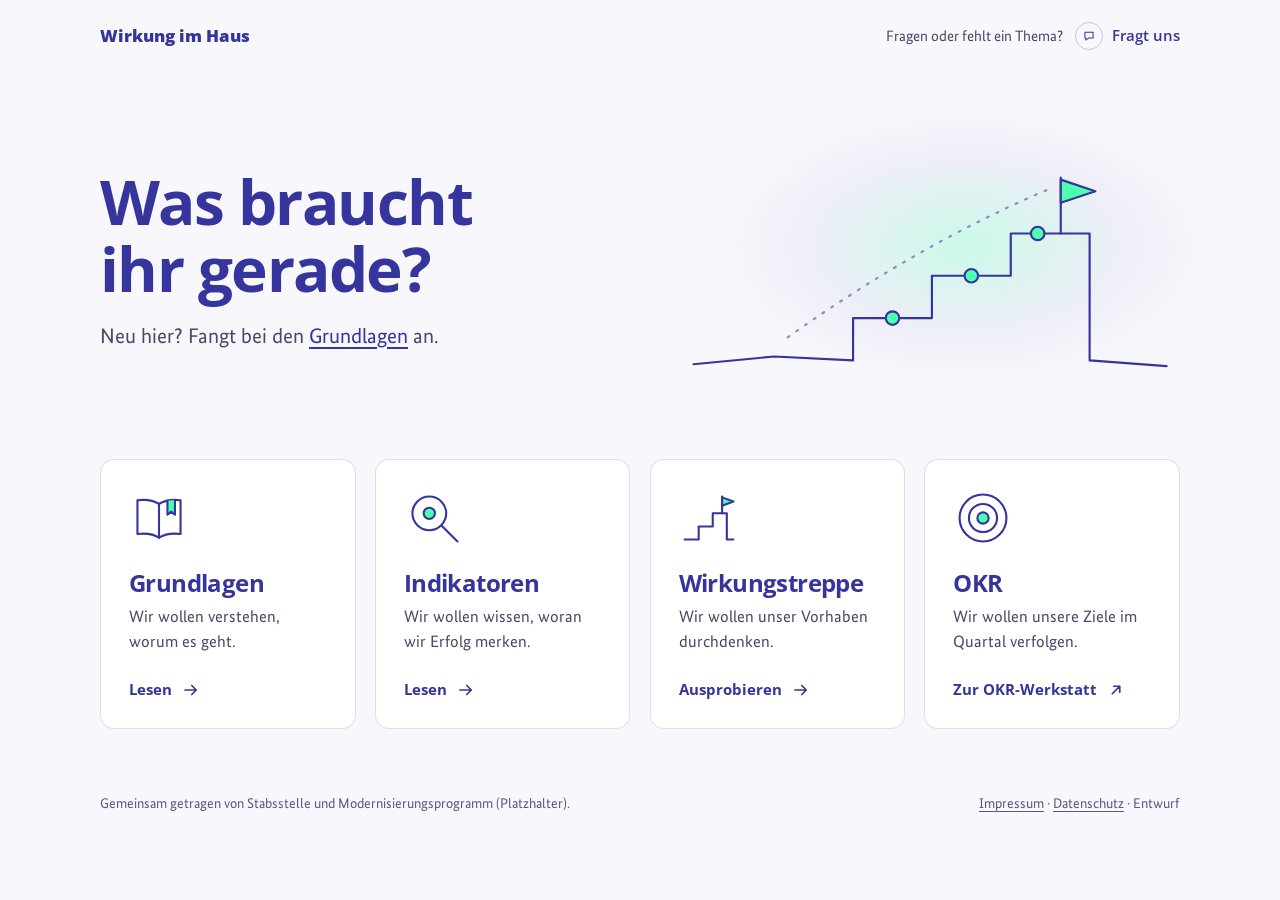
<file: index.html>
<!DOCTYPE html>
<html lang="de">
<head>
<meta charset="UTF-8">
<meta name="robots" content="noindex">
<meta name="viewport" content="width=device-width, initial-scale=1.0">
<title>Wirkung im Haus (Entwurf)</title>
<link rel="stylesheet" href="gemeinsam.css">
<style>

  body { line-height: 1.5; font-size: 17px; }
  h1, h2 { font-family: var(--display); font-weight: 700; color: var(--blau); letter-spacing: -0.025em; line-height: 1.08; }
  a { color: inherit; text-underline-offset: 3px; text-decoration-thickness: 1px; }
  .strich .zart { stroke: var(--blau-40); stroke-dasharray: 2 9; }

  .hero { display: grid; grid-template-columns: minmax(0, 1fr) minmax(0, 1fr); align-items: center; gap: 20px 48px; padding-top: clamp(28px, 5vw, 64px); padding-bottom: clamp(30px, 5vw, 60px); }
  h1 { font-size: clamp(38px, 5.4vw, 62px); margin-bottom: 18px; text-wrap: balance; }
  .lead { color: var(--fg-2); font-size: clamp(18px, 1.9vw, 21px); text-wrap: pretty; }
  .lead a { color: var(--blau); text-decoration-thickness: 1.5px; text-underline-offset: 4px; }
  .lead a:hover { text-decoration-thickness: 2.5px; }
  .lead a:focus-visible { outline: 3px solid var(--blau); outline-offset: 3px; border-radius: 4px; }
  .bild { position: relative; justify-self: end; width: 100%; max-width: 500px; }
  .bild::before { content: ''; position: absolute; inset: -4% -6% 6% 8%; border-radius: 50%; background: radial-gradient(closest-side, rgba(77,255,176,.26), rgba(227,230,242,.5) 62%, rgba(247,247,252,0)); }
  .bild svg { position: relative; display: block; width: 100%; height: auto; }
  @media (max-width: 760px) {
    .hero { grid-template-columns: 1fr; }
    .bild { justify-self: start; max-width: 340px; order: -1; }
  }

  .kacheln { list-style: none; display: grid; grid-template-columns: repeat(4, minmax(0, 1fr)); gap: clamp(12px, 1.5vw, 20px); }
  .kacheln > li { display: flex; }
  @media (max-width: 1020px) { .kacheln { grid-template-columns: repeat(2, minmax(0, 1fr)); } }
  @media (max-width: 540px) { .kacheln { grid-template-columns: 1fr; } }

  .kachel { flex: 1; display: flex; flex-direction: column; background: var(--weiss); border: 1.5px solid var(--line); border-radius: 14px; padding: clamp(22px, 2.2vw, 28px); text-decoration: none; transition: transform .3s var(--ease), border-color .3s var(--ease), box-shadow .3s var(--ease); }
  .kachel .zeichen { width: 60px; height: 60px; margin-bottom: 22px; }
  .kachel .zeichen .akzent { transition: transform .3s var(--ease); transform-box: fill-box; transform-origin: center; }
  .kachel h2 { font-size: clamp(21px, 1.9vw, 24px); margin-bottom: 8px; }

  .kachel p { color: var(--fg-2); font-size: 16.5px; text-wrap: pretty; }
  .weiter { margin-top: auto; padding-top: 26px; font-family: var(--display); font-weight: 700; font-size: 15px; color: var(--blau); line-height: 1.4; text-wrap: balance; }

  .weiter svg { display: inline-block; width: 18px; height: 18px; margin-left: 6px; vertical-align: -4px; transition: transform .3s var(--ease); }

  a.kachel:hover, a.kachel:focus-visible { transform: translateY(-4px); border-color: var(--blau); box-shadow: 0 18px 40px rgba(54,52,157,.13); }
  a.kachel:hover .weiter svg, a.kachel:focus-visible .weiter svg { transform: translateX(5px); }
  a.kachel:hover .weiter .extern, a.kachel:focus-visible .weiter .extern { transform: translate(3px, -3px); }
  a.kachel:hover .zeichen .akzent, a.kachel:focus-visible .zeichen .akzent { transform: scale(1.18); }
  a.kachel:focus-visible { outline: 3px solid var(--blau); outline-offset: 3px; }

  .kachel.kommt .weiter { color: var(--fg-muted); }
  .stand { font-family: var(--display); font-size: 12px; font-weight: 800; letter-spacing: .05em; text-transform: uppercase; background: var(--minze); color: var(--dunkel); border-radius: 999px; padding: 4px 11px; white-space: nowrap; }

  .vorlesen { position: absolute; width: 1px; height: 1px; overflow: hidden; clip-path: inset(50%); white-space: nowrap; }

  .fuss { display: flex; justify-content: space-between; gap: 6px 40px; flex-wrap: wrap; padding-top: clamp(36px, 5vw, 64px); padding-bottom: 60px; color: var(--fg-muted); font-size: 14px; }
</style>
</head>
<body>
<div class="blatt">

  <header class="top">
    <div class="brand">Wirkung im Haus</div>
    <p class="kontakt"><span>Fragen oder fehlt ein Thema?</span><a class="weg" href="wer-macht-was.html"><span class="kreis"><svg viewBox="0 0 24 24" aria-hidden="true"><path d="M5 5.5h14v10h-8l-4.5 3.5v-3.5H5z"/></svg></span><span class="text">Fragt uns</span></a></p>
  </header>

  <main>
    <section class="hero">
      <div>
        <h1 id="frage">Was braucht ihr gerade?</h1>
        <p class="lead">Neu hier? Fangt bei den <a href="grundlagen.html">Grundlagen</a> an.</p>
      </div>
      <div class="bild">
        <svg class="strich" viewBox="0 0 520 290" aria-hidden="true">
          <path class="zart" d="M112 226Q250 128 388 70"/>
          <path d="M14 254l84-8 82 4v-44h82v-44h82v-44h82v132l80 6"/>
          <path d="M396 118V60"/>
          <path class="akzent" d="M396 62l36 12-36 12z"/>
          <circle class="akzent" cx="221" cy="206" r="7"/>
          <circle class="akzent" cx="303" cy="162" r="7"/>
          <circle class="akzent" cx="372" cy="118" r="7"/>
        </svg>
      </div>
    </section>

    <ul class="kacheln" role="list" aria-labelledby="frage">

      <li>
        <a class="kachel" href="grundlagen.html">
          <svg class="zeichen strich" viewBox="0 0 64 64" aria-hidden="true">
            <path d="M32 17c-6-4-14-5-23-4v36c9-1 17 0 23 4 6-4 14-5 23-4V13c-9-1-17 0-23 4z"/>
            <path d="M32 17v36"/>
            <path class="akzent" d="M41 13.6v15l4-3.4 4 3.4V12.9"/>
          </svg>
          <h2>Grundlagen</h2>
          <p>Wir wollen verstehen, worum es geht.</p>
          <span class="weiter">Lesen <svg class="strich" viewBox="0 0 24 24" aria-hidden="true"><path d="M4 12h15M13 6l6 6-6 6"/></svg></span>
        </a>
      </li>

      <li>
        <a class="kachel" href="indikatoren.html">
          <svg class="zeichen strich" viewBox="0 0 64 64" aria-hidden="true">
            <circle cx="27" cy="27" r="18"/>
            <path d="M40.500 40.500L57 57"/>
            <circle class="akzent" cx="27" cy="27" r="6"/>
          </svg>
          <h2>Indikatoren</h2>
          <p>Wir wollen wissen, woran wir Erfolg merken.</p>
          <span class="weiter">Lesen <svg class="strich" viewBox="0 0 24 24" aria-hidden="true"><path d="M4 12h15M13 6l6 6-6 6"/></svg></span>
        </a>
      </li>

      <li>
        <a class="kachel" href="wirkungstreppe.html">
          <svg class="zeichen strich" viewBox="0 0 64 64" aria-hidden="true">
            <path d="M6 55h15V41h15V27h15v28h7"/>
            <path d="M46 27V9"/>
            <path class="akzent" d="M46 10l12 4.500-12 4.500z"/>
          </svg>
          <h2>Wirkungstreppe</h2>
          <p>Wir wollen unser Vorhaben durchdenken.</p>
          <span class="weiter">Ausprobieren <svg class="strich" viewBox="0 0 24 24" aria-hidden="true"><path d="M4 12h15M13 6l6 6-6 6"/></svg></span>
        </a>
      </li>

      <li>
        <a class="kachel" href="https://okr-werkstatt.org">
          <svg class="zeichen strich" viewBox="0 0 64 64" aria-hidden="true">
            <circle cx="32" cy="32" r="25"/>
            <circle cx="32" cy="32" r="15"/>
            <circle class="akzent" cx="32" cy="32" r="6"/>
          </svg>
          <h2>OKR</h2>
          <p>Wir wollen unsere Ziele im Quartal verfolgen.</p>
          <span class="weiter">Zur OKR-Werkstatt <span class="vorlesen">(externe Seite)</span><svg class="strich extern" viewBox="0 0 24 24" aria-hidden="true"><path d="M7 17L17 7M9 7h8v8"/></svg></span>
        </a>
      </li>

    </ul>
  </main>

  <footer class="fuss">
    <p>Gemeinsam getragen von Stabsstelle und Modernisierungsprogramm (Platzhalter).</p>
    <p><a href="impressum.html">Impressum</a> · <a href="datenschutz.html">Datenschutz</a> · Entwurf</p>
  </footer>

</div>
</body>
</html>
</file>
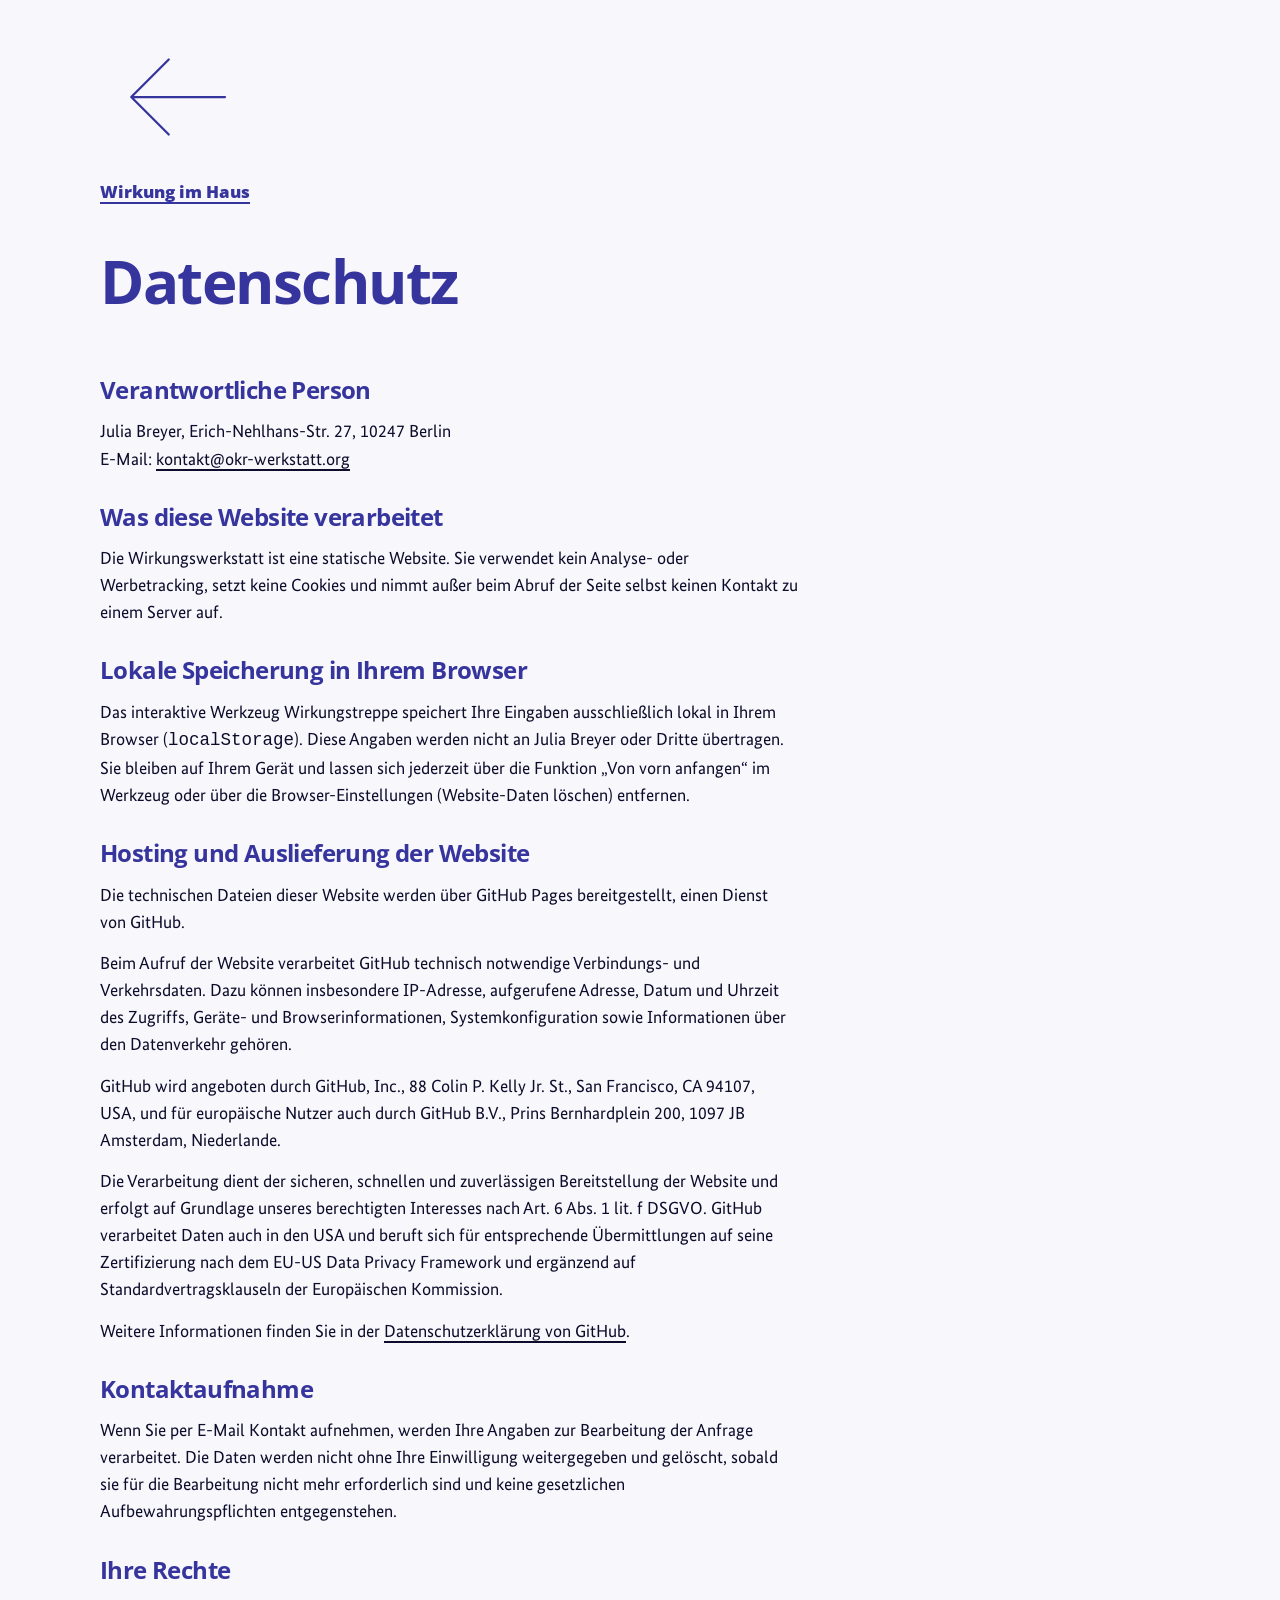
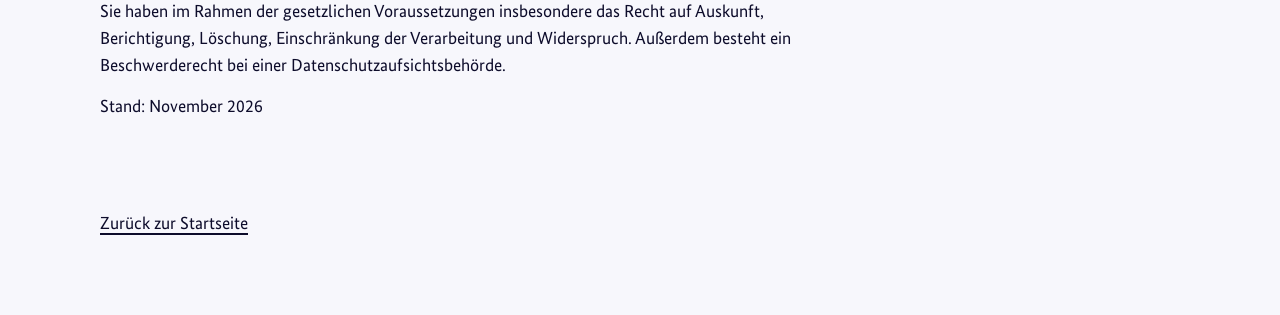
<file: datenschutz.html>
<!DOCTYPE html>
<html lang="de">
<head>
<meta charset="UTF-8">
<meta name="robots" content="noindex">
<meta name="viewport" content="width=device-width, initial-scale=1.0">
<title>Datenschutz</title>
<link rel="stylesheet" href="gemeinsam.css">
<link rel="stylesheet" href="unterseiten.css">
</head>
<body>

<div class="blatt">

  <header class="top">
    <a class="brand" href="./"><svg class="strich" viewBox="0 0 24 24" aria-hidden="true"><path d="M20 12H5M11 6l-6 6 6 6"/></svg>Wirkung im Haus</a>
  </header>

  <div class="hero">
    <div>
      <h1>Datenschutz</h1>
    </div>
  </div>

  <main>
    <section class="recht">
      <h2>Verantwortliche Person</h2>
      <p class="absatz">Julia Breyer, Erich-Nehlhans-Str. 27, 10247 Berlin<br>E-Mail: <a href="mailto:kontakt@okr-werkstatt.org">kontakt@okr-werkstatt.org</a></p>

      <h2>Was diese Website verarbeitet</h2>
      <p class="absatz">Die Wirkungswerkstatt ist eine statische Website. Sie verwendet kein Analyse- oder Werbetracking, setzt keine Cookies und nimmt außer beim Abruf der Seite selbst keinen Kontakt zu einem Server auf.</p>

      <h2>Lokale Speicherung in Ihrem Browser</h2>
      <p class="absatz">Das interaktive Werkzeug Wirkungstreppe speichert Ihre Eingaben ausschließlich lokal in Ihrem Browser (<code>localStorage</code>). Diese Angaben werden nicht an Julia Breyer oder Dritte übertragen. Sie bleiben auf Ihrem Gerät und lassen sich jederzeit über die Funktion „Von vorn anfangen“ im Werkzeug oder über die Browser-Einstellungen (Website-Daten löschen) entfernen.</p>

      <h2>Hosting und Auslieferung der Website</h2>
      <p class="absatz">Die technischen Dateien dieser Website werden über GitHub Pages bereitgestellt, einen Dienst von GitHub.</p>
      <p class="absatz">Beim Aufruf der Website verarbeitet GitHub technisch notwendige Verbindungs- und Verkehrsdaten. Dazu können insbesondere IP-Adresse, aufgerufene Adresse, Datum und Uhrzeit des Zugriffs, Geräte- und Browserinformationen, Systemkonfiguration sowie Informationen über den Datenverkehr gehören.</p>
      <p class="absatz">GitHub wird angeboten durch GitHub, Inc., 88 Colin P. Kelly Jr. St., San Francisco, CA 94107, USA, und für europäische Nutzer auch durch GitHub B.V., Prins Bernhardplein 200, 1097 JB Amsterdam, Niederlande.</p>
      <p class="absatz">Die Verarbeitung dient der sicheren, schnellen und zuverlässigen Bereitstellung der Website und erfolgt auf Grundlage unseres berechtigten Interesses nach Art. 6 Abs. 1 lit. f DSGVO. GitHub verarbeitet Daten auch in den USA und beruft sich für entsprechende Übermittlungen auf seine Zertifizierung nach dem EU-US Data Privacy Framework und ergänzend auf Standardvertragsklauseln der Europäischen Kommission.</p>
      <p class="absatz">Weitere Informationen finden Sie in der <a href="https://docs.github.com/de/site-policy/privacy-policies/github-general-privacy-statement" target="_blank" rel="noopener">Datenschutzerklärung von GitHub</a>.</p>

      <h2>Kontaktaufnahme</h2>
      <p class="absatz">Wenn Sie per E-Mail Kontakt aufnehmen, werden Ihre Angaben zur Bearbeitung der Anfrage verarbeitet. Die Daten werden nicht ohne Ihre Einwilligung weitergegeben und gelöscht, sobald sie für die Bearbeitung nicht mehr erforderlich sind und keine gesetzlichen Aufbewahrungspflichten entgegenstehen.</p>

      <h2>Ihre Rechte</h2>
      <p class="absatz">Sie haben im Rahmen der gesetzlichen Voraussetzungen insbesondere das Recht auf Auskunft, Berichtigung, Löschung, Einschränkung der Verarbeitung und Widerspruch. Außerdem besteht ein Beschwerderecht bei einer Datenschutzaufsichtsbehörde.</p>

      <p class="absatz">Stand: November 2026</p>
    </section>
  </main>

  <div class="weiter-zone">
    <a class="start-link" href="./">Zurück zur Startseite</a>
  </div>

</div>
</body>
</html>
</file>
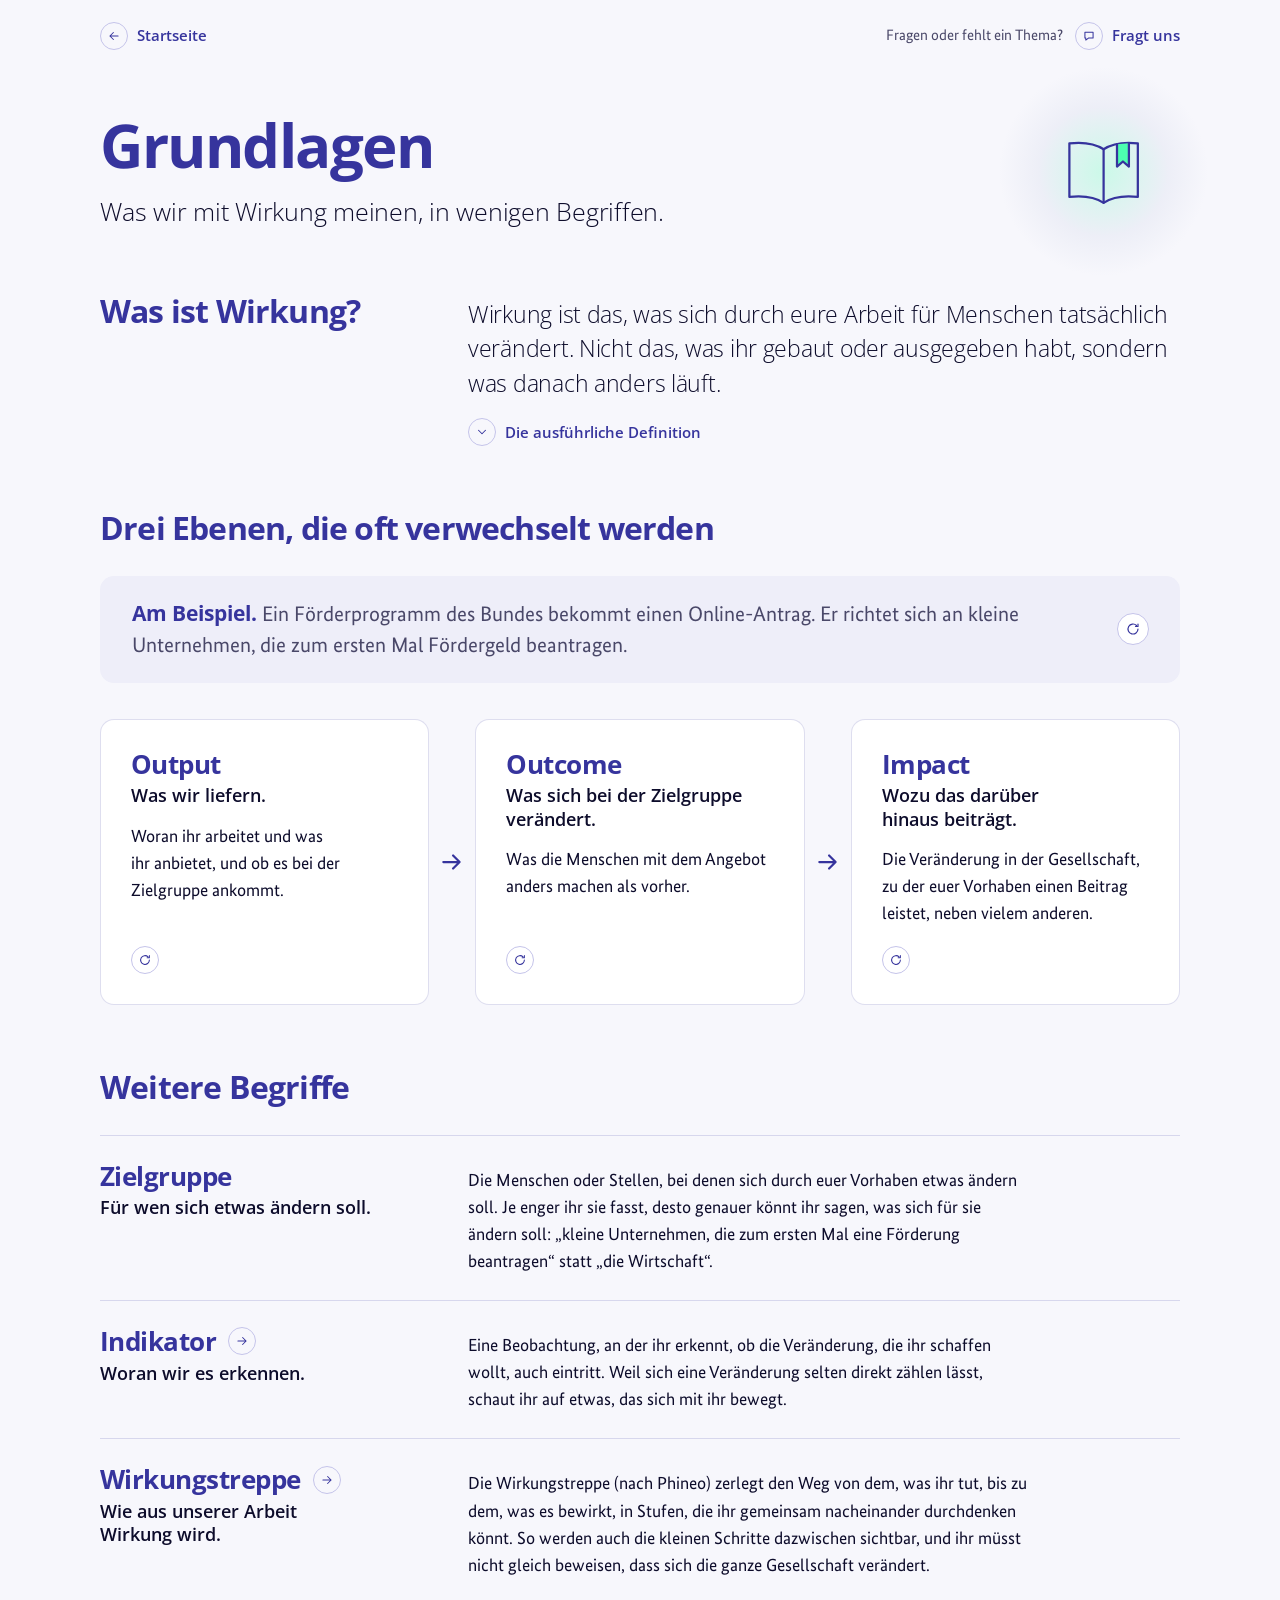
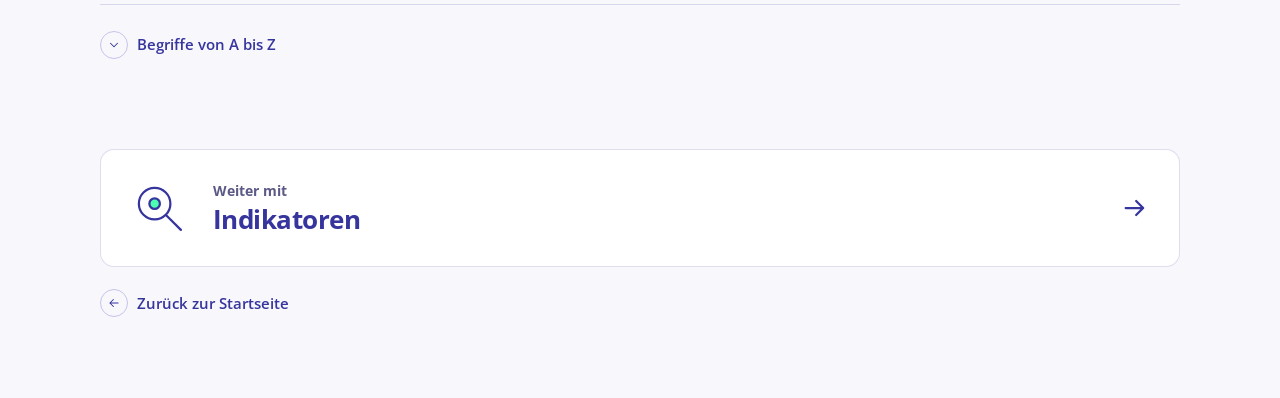
<file: grundlagen.html>
<!DOCTYPE html>
<html lang="de">
<head>
<meta charset="UTF-8">
<meta name="robots" content="noindex">
<meta name="viewport" content="width=device-width, initial-scale=1.0">
<title>Grundlagen: Was wir mit Wirkung meinen (Entwurf)</title>
<link rel="stylesheet" href="gemeinsam.css">
<link rel="stylesheet" href="unterseiten.css">
</head>
<body>
<div class="blatt">

  <header class="top">
    <a class="weg" href="./"><span class="kreis"><svg viewBox="0 0 24 24" aria-hidden="true"><path d="M19 12H5M11 6l-6 6 6 6"/></svg></span><span class="text">Startseite</span></a>
    <p class="kontakt"><span>Fragen oder fehlt ein Thema?</span><a class="weg" href="wer-macht-was.html"><span class="kreis"><svg viewBox="0 0 24 24" aria-hidden="true"><path d="M5 5.5h14v10h-8l-4.5 3.5v-3.5H5z"/></svg></span><span class="text">Fragt uns</span></a></p>
  </header>

  <div class="hero">
    <div>
      <h1>Grundlagen</h1>
      <p class="unter">Was wir mit Wirkung meinen, in wenigen Begriffen.</p>
    </div>
    <div class="bild">
      <svg class="strich" viewBox="0 0 64 64" aria-hidden="true">
        <path d="M32 17c-6-4-14-5-23-4v36c9-1 17 0 23 4 6-4 14-5 23-4V13c-9-1-17 0-23 4z"/>
        <path d="M32 17v36"/>
        <path class="akzent" d="M41 13.6v15l4-3.4 4 3.4V12.9"/>
      </svg>
    </div>
  </div>

  <main>

    <section class="leitsatz">
      <h2>Was ist Wirkung?</h2>
      <div>
        <p class="aussage">Wirkung ist das, was sich durch eure Arbeit für Menschen tatsächlich verändert. Nicht das, was ihr gebaut oder ausgegeben habt, sondern was danach anders läuft.</p>

        <div class="def">
          <button type="button" class="weg klapp" id="def-weg" aria-expanded="false" aria-controls="definition"><span class="kreis"><svg viewBox="0 0 24 24" aria-hidden="true"><path d="M6 9l6 6 6-6"/></svg></span><span class="text">Die ausführliche Definition</span></button>
          <div class="definition" id="definition" hidden>
            <p class="wortlaut">Wortlaut der drei Referate</p>
            <p class="titel">Was wir unter Wirkungsorientierung verstehen</p>
            <p>(Fast) alles was wir tun, wirkt auf die Bürgerinnen und Bürger sowie Unternehmen im Land. Wenn wir wirkungsorientiert vorgehen, machen wir uns bewusst, welche Wirkung wir erreichen möchten, bevor wir in die Umsetzung starten.</p>
            <p>Für uns bedeutet Wirkungsorientierung, konsequent von einem angestrebten Zustand zu denken und zu planen und diesen transparent zu machen.</p>
            <ul>
              <li>Das erfordert, eine Theory of Change zu nutzen und diese konsequent in der Priorisierung von Vorhaben mitzudenken, um die Vorhaben mit dem größten (angenommenen) Nutzen im Verhältnis der erwarteten Kosten zu fokussieren.</li>
              <li>Ermöglicht während der Umsetzung zu lernen und umzusteuern → während der Umsetzung kontinuierlich prüfen und entsprechend handeln, um das Ziel zu erreichen.</li>
              <li>Nach Abschluss eines Vorhabens bedarf es der Überprüfung, ob die ursprünglichen Ziele erreicht wurden (oder nicht) und was daraus für die Zukunft gelernt wird.</li>
              <li>Sie hilft dabei, einen Konsens der Akteure zu schaffen.</li>
              <li>Ist eine Summe verschiedener Bausteine und Methodiken, die unterschiedlich zum Einsatz kommen.</li>
            </ul>
          </div>
        </div>
      </div>
    </section>

    <section>
      <h2>Drei Ebenen, die oft verwechselt werden</h2>

      <button type="button" class="ansage" id="ansage" aria-pressed="false">
        <span class="satz"><b>Am Beispiel.</b> Ein Förderprogramm des Bundes bekommt einen Online-Antrag. Er richtet sich an kleine Unternehmen, die zum ersten Mal Fördergeld beantragen.</span>
        <span class="sr" id="ansage-text">Alle drei Karten umdrehen</span>
        <span class="kreis" aria-hidden="true"><svg viewBox="0 0 24 24"><path d="M19.5 12a7.5 7.5 0 1 1-2.2-5.3"/><path d="M19.5 4.5v3.8h-3.8"/></svg></span>
      </button>

      <div class="ebenen">
        <div class="wende">
          <div class="dreh">
            <div class="karte seite vorn">
              <h3>Output</h3>
              <p class="deutsch">Was wir liefern.</p>
              <p class="text">Woran ihr arbeitet und was ihr anbietet, und ob es bei der Zielgruppe ankommt.</p>
              <button type="button" class="weg drehen" data-seite="vorn"><span class="kreis"><svg viewBox="0 0 24 24" aria-hidden="true"><path d="M19.5 12a7.5 7.5 0 1 1-2.2-5.3"/><path d="M19.5 4.5v3.8h-3.8"/></svg></span><span class="sr">Am Beispiel für Output</span></button>
            </div>
            <div class="karte seite rueck">
              <h3 aria-hidden="true">Output</h3>
              <p class="deutsch">Am Beispiel</p>
              <p class="text">Der Antrag ist online, die Förderdatenbank verlinkt darauf, und die ersten Unternehmen stellen ihn.</p>
              <button type="button" class="weg drehen" data-seite="rueck" tabindex="-1" aria-hidden="true"><span class="kreis"><svg viewBox="0 0 24 24" aria-hidden="true"><path d="M4.5 12a7.5 7.5 0 1 0 2.2-5.3"/><path d="M4.5 4.5v3.8h3.8"/></svg></span><span class="sr">Zur Erklärung von Output</span></button>
            </div>
          </div>
        </div>
        <svg class="pfeil strich" viewBox="0 0 24 24" aria-hidden="true"><path d="M4 12h15M13 6l6 6-6 6"/></svg>
        <div class="wende">
          <div class="dreh">
            <div class="karte seite vorn">
              <h3>Outcome</h3>
              <p class="deutsch">Was sich bei der Zielgruppe verändert.</p>
              <p class="text">Was die Menschen mit dem Angebot anders machen als vorher.</p>
              <button type="button" class="weg drehen" data-seite="vorn"><span class="kreis"><svg viewBox="0 0 24 24" aria-hidden="true"><path d="M19.5 12a7.5 7.5 0 1 1-2.2-5.3"/><path d="M19.5 4.5v3.8h-3.8"/></svg></span><span class="sr">Am Beispiel für Outcome</span></button>
            </div>
            <div class="karte seite rueck">
              <h3 aria-hidden="true">Outcome</h3>
              <p class="deutsch">Am Beispiel</p>
              <p class="text">Die Unternehmen reichen vollständige Anträge ein, und die Bewilligungsstelle muss seltener nachfragen.</p>
              <button type="button" class="weg drehen" data-seite="rueck" tabindex="-1" aria-hidden="true"><span class="kreis"><svg viewBox="0 0 24 24" aria-hidden="true"><path d="M4.5 12a7.5 7.5 0 1 0 2.2-5.3"/><path d="M4.5 4.5v3.8h3.8"/></svg></span><span class="sr">Zur Erklärung von Outcome</span></button>
            </div>
          </div>
        </div>
        <svg class="pfeil strich" viewBox="0 0 24 24" aria-hidden="true"><path d="M4 12h15M13 6l6 6-6 6"/></svg>
        <div class="wende">
          <div class="dreh">
            <div class="karte seite vorn">
              <h3>Impact</h3>
              <p class="deutsch">Wozu das darüber hinaus beiträgt.</p>
              <p class="text">Die Veränderung in der Gesellschaft, zu der euer Vorhaben einen Beitrag leistet, neben vielem anderen.</p>
              <button type="button" class="weg drehen" data-seite="vorn"><span class="kreis"><svg viewBox="0 0 24 24" aria-hidden="true"><path d="M19.5 12a7.5 7.5 0 1 1-2.2-5.3"/><path d="M19.5 4.5v3.8h-3.8"/></svg></span><span class="sr">Am Beispiel für Impact</span></button>
            </div>
            <div class="karte seite rueck">
              <h3 aria-hidden="true">Impact</h3>
              <p class="deutsch">Am Beispiel</p>
              <p class="text">Fördergeld kommt schneller dort an, wo es etwas bewegen soll.</p>
              <button type="button" class="weg drehen" data-seite="rueck" tabindex="-1" aria-hidden="true"><span class="kreis"><svg viewBox="0 0 24 24" aria-hidden="true"><path d="M4.5 12a7.5 7.5 0 1 0 2.2-5.3"/><path d="M4.5 4.5v3.8h3.8"/></svg></span><span class="sr">Zur Erklärung von Impact</span></button>
            </div>
          </div>
        </div>
      </div>
    </section>

    <section>
      <h2>Weitere Begriffe</h2>
      <div class="zeilen">
        <div class="zeile">
          <div><h3>Zielgruppe</h3><p class="deutsch">Für wen sich etwas ändern soll.</p></div>
          <p class="text">Die Menschen oder Stellen, bei denen sich durch euer Vorhaben etwas ändern soll. Je enger ihr sie fasst, desto genauer könnt ihr sagen, was sich für sie ändern soll: „kleine Unternehmen, die zum ersten Mal eine Förderung beantragen“ statt „die Wirtschaft“.</p>
        </div>
        <div class="zeile">
          <div><h3><a class="begriff" href="indikatoren.html">Indikator<span class="kreis"><svg viewBox="0 0 24 24" aria-hidden="true"><path d="M5 12h14M13 6l6 6-6 6"/></svg></span><span class="sr">, zur Seite Indikatoren</span></a></h3><p class="deutsch">Woran wir es erkennen.</p></div>
          <p class="text">Eine Beobachtung, an der ihr erkennt, ob die Veränderung, die ihr schaffen wollt, auch eintritt. Weil sich eine Veränderung selten direkt zählen lässt, schaut ihr auf etwas, das sich mit ihr bewegt.</p>
        </div>
        <div class="zeile">
          <div><h3><a class="begriff" href="wirkungstreppe.html">Wirkungstreppe<span class="kreis"><svg viewBox="0 0 24 24" aria-hidden="true"><path d="M5 12h14M13 6l6 6-6 6"/></svg></span><span class="sr">, zum Werkzeug</span></a></h3><p class="deutsch">Wie aus unserer Arbeit Wirkung wird.</p></div>
          <p class="text">Die Wirkungstreppe (nach Phineo) zerlegt den Weg von dem, was ihr tut, bis zu dem, was es bewirkt, in Stufen, die ihr gemeinsam nacheinander durchdenken könnt. So werden auch die kleinen Schritte dazwischen sichtbar, und ihr müsst nicht gleich beweisen, dass sich die ganze Gesellschaft verändert.</p>
        </div>
      </div>

      <div class="az">
        <button type="button" class="weg klapp" id="az-weg" aria-expanded="false" aria-controls="az-offen"><span class="kreis"><svg viewBox="0 0 24 24" aria-hidden="true"><path d="M6 9l6 6 6-6"/></svg></span><span class="text">Begriffe von A bis Z</span></button>
        <div class="az-offen" id="az-offen" hidden>
          <label class="suche"><svg viewBox="0 0 24 24" aria-hidden="true"><circle cx="10.5" cy="10.5" r="6"/><path d="M15 15l5 5"/></svg><span class="sr">In den Begriffen suchen</span><input type="search" id="az-suche" placeholder="Begriff suchen" autocomplete="off"></label>
          <dl class="az-liste">
            <div class="az-zeile"><dt>Baseline</dt><dd>Der gemessene Ausgangszustand vor Beginn einer Maßnahme. Mit ihm vergleicht ihr später, was sich tatsächlich verändert hat.</dd></div>
            <div class="az-zeile"><dt>Evaluation</dt><dd>Eine einmalige wissenschaftliche Bewertung einer Maßnahme und ihrer gesellschaftlichen Wirkung. Ihre Ergebnisse helfen, die Maßnahme weiterzuentwickeln.</dd></div>
            <div class="az-zeile"><dt>Input</dt><dd>Alles, was in ein Vorhaben hineinfließt: Geld, Arbeitszeit, Netzwerke und Fachwissen.</dd></div>
            <div class="az-zeile"><dt>Maßnahme</dt><dd>Ein konkretes Vorhaben, Projekt oder Instrument, etwa ein Förderprogramm, eine Kampagne oder ein Gesetz, mit dem ein Wirkungsziel erreicht werden soll.</dd></div>
            <div class="az-zeile"><dt>Monitoring</dt><dd>Die laufende Beobachtung eines Vorhabens. In regelmäßigen Abständen werden Daten gesammelt, damit ihr den Fortschritt im Blick behaltet.</dd></div>
            <div class="az-zeile"><dt>Theory of Change</dt><dd>Ein Wirkungsmodell, das die vermuteten Wege vom langfristigen Ziel (Impact) rückwärts bis zu den nötigen Mitteln (Input) beschreibt, einschließlich äußerer Einflüsse.</dd></div>
            <div class="az-zeile"><dt>Wirkungsmessung</dt><dd>Die systematische Prüfung, ob und wie stark die geplanten Wirkungen bei der Zielgruppe eingetreten sind. Dafür werden vorab festgelegte Indikatoren mit Daten unterlegt.</dd></div>
            <div class="az-zeile"><dt>Wirkungsmodell</dt><dd>Zeigt den Zusammenhang zwischen dem, was eingesetzt wird, und der Wirkung, die eintritt. Häufige Formen sind das IOOI-Modell und die Wirkungstreppe.</dd></div>
          </dl>
          <p class="zaehler" id="az-zaehler" role="status"></p>
        </div>
      </div>
    </section>

  </main>

  <div class="weiter-zone">
    <a class="karte weiter" href="indikatoren.html">
      <svg class="zeichen strich" viewBox="0 0 64 64" aria-hidden="true">
        <circle cx="27" cy="27" r="18"/><path d="M40.500 40.500L57 57"/><circle class="akzent" cx="27" cy="27" r="6"/>
      </svg>
      <span><small>Weiter mit</small><strong>Indikatoren</strong></span>
      <svg class="pfeil strich" viewBox="0 0 24 24" aria-hidden="true"><path d="M4 12h15M13 6l6 6-6 6"/></svg>
    </a>
    <a class="weg start-link" href="./"><span class="kreis"><svg viewBox="0 0 24 24" aria-hidden="true"><path d="M19 12H5M11 6l-6 6 6 6"/></svg></span><span class="text">Zurück zur Startseite</span></a>
  </div>

</div>

<script>
(function () {
  'use strict';
  function $(id) { return document.getElementById(id); }
  function wenigBewegung() { return matchMedia('(prefers-reduced-motion: reduce)').matches; }

  var karten = Array.prototype.slice.call(document.querySelectorAll('.wende'));
  var ansage = $('ansage');

  function drehe(k, hinten, fokus) {
    k.classList.toggle('hinten', hinten);
    var vorn = k.querySelector('[data-seite="vorn"]'), rueck = k.querySelector('[data-seite="rueck"]');
    [[vorn, !hinten], [rueck, hinten]].forEach(function (p) {
      if (p[1]) { p[0].removeAttribute('tabindex'); p[0].removeAttribute('aria-hidden'); }
      else { p[0].setAttribute('tabindex', '-1'); p[0].setAttribute('aria-hidden', 'true'); }
    });

    if (fokus) (hinten ? rueck : vorn).focus({ preventScroll: true });
    schalterStand();
  }
  function alleHinten() { return karten.every(function (k) { return k.classList.contains('hinten'); }); }

  function schalterStand() {
    var alle = alleHinten();
    ansage.setAttribute('aria-pressed', alle ? 'true' : 'false');
    $('ansage-text').textContent = alle ? 'Alle drei zurückdrehen' : 'Alle drei Karten umdrehen';
  }
  function alleDrehen() {
    var ziel = !alleHinten();
    karten.forEach(function (k, i) {

      setTimeout(function () { drehe(k, ziel, false); }, wenigBewegung() ? 0 : i * 110);
    });
  }
  document.addEventListener('click', function (ev) {
    var k = ev.target.closest('.wende');
    if (k) {
      if (String(getSelection()).length) return;
      drehe(k, !k.classList.contains('hinten'), !!ev.target.closest('.drehen'));
      return;
    }
    if (ev.target.closest('#ansage')) alleDrehen();
  });
  schalterStand();

  function klapp(knopf, zu, auf, beimOeffnen, beimSchliessen) {
    if (!knopf) return;
    var ziel = $(knopf.getAttribute('aria-controls'));
    knopf.addEventListener('click', function () {
      var offen = knopf.getAttribute('aria-expanded') !== 'true';
      knopf.setAttribute('aria-expanded', offen ? 'true' : 'false');
      ziel.hidden = !offen;
      knopf.querySelector('.text').textContent = offen ? auf : zu;
      if (offen && beimOeffnen) beimOeffnen();
      if (!offen && beimSchliessen) beimSchliessen();
    });
  }
  klapp($('def-weg'), 'Die ausführliche Definition', 'Definition wieder schließen');

  var suche = $('az-suche');
  function filtern() {
    var s = suche.value.trim().toLowerCase(), zeilen = document.querySelectorAll('.az-zeile'), n = 0;
    Array.prototype.forEach.call(zeilen, function (z) {
      var treffer = !s || z.textContent.toLowerCase().indexOf(s) >= 0;
      z.hidden = !treffer; if (treffer) n++;
    });
    $('az-zaehler').textContent = !s ? '' : n ? n + ' von ' + zeilen.length + ' Begriffen' : 'Kein Begriff gefunden. Fehlt einer? Dann fragt uns.';
  }
  if (suche) {
    suche.addEventListener('input', filtern);
    klapp($('az-weg'), 'Begriffe von A bis Z', 'Liste schließen',
      function () { suche.focus(); },
      function () { suche.value = ''; filtern(); });
  }
})();
</script>
</body>
</html>
</file>
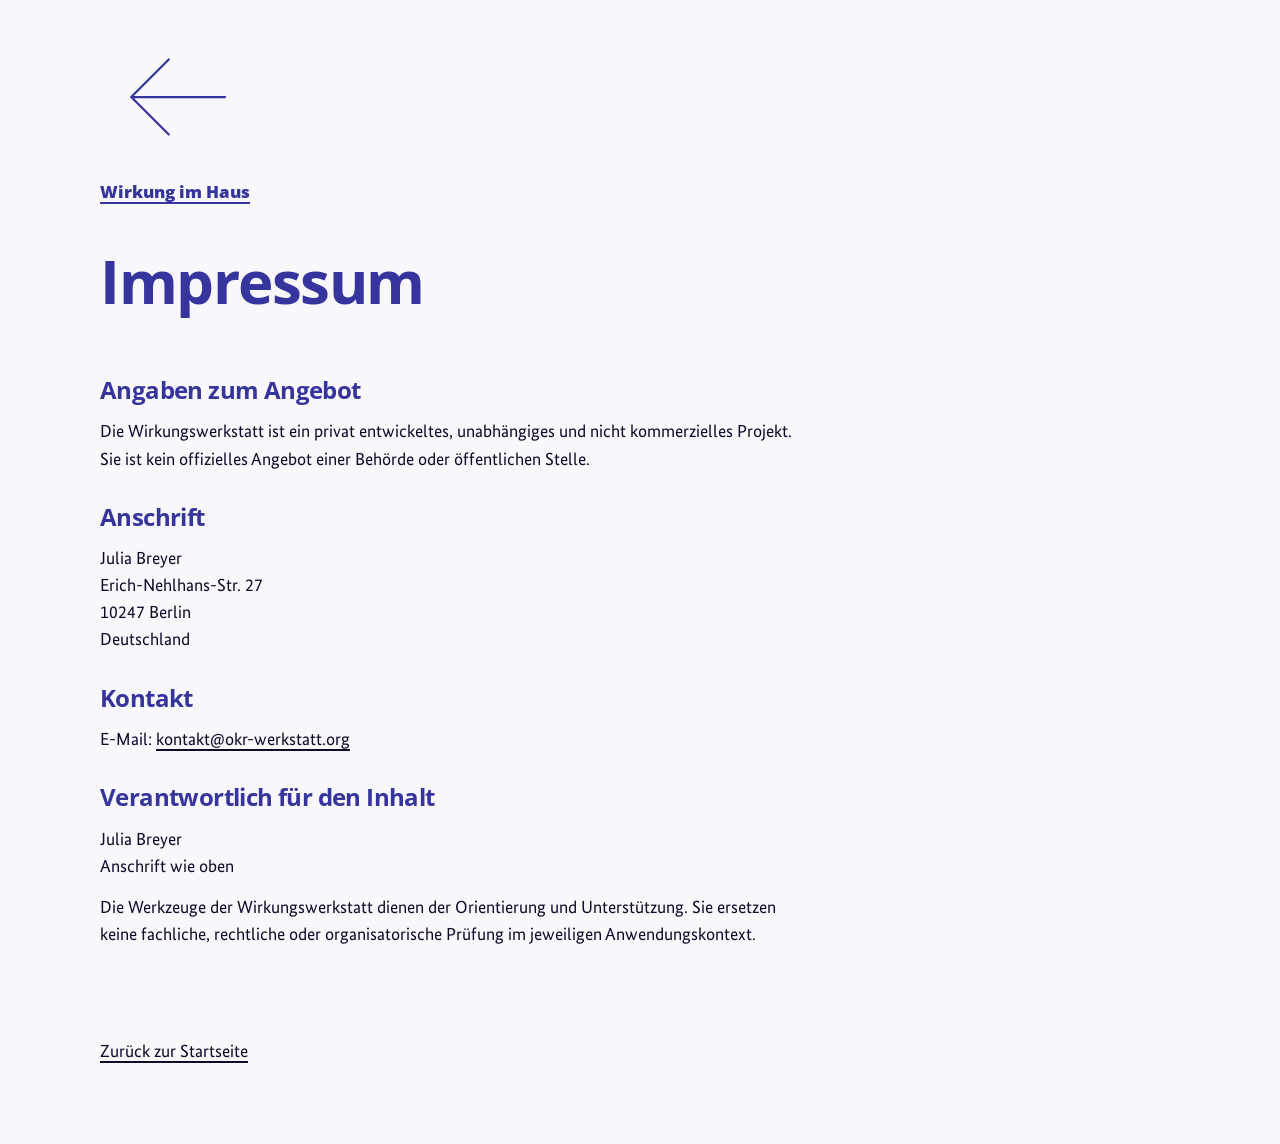
<file: impressum.html>
<!DOCTYPE html>
<html lang="de">
<head>
<meta charset="UTF-8">
<meta name="robots" content="noindex">
<meta name="viewport" content="width=device-width, initial-scale=1.0">
<title>Impressum</title>
<link rel="stylesheet" href="gemeinsam.css">
<link rel="stylesheet" href="unterseiten.css">
</head>
<body>

<div class="blatt">

  <header class="top">
    <a class="brand" href="./"><svg class="strich" viewBox="0 0 24 24" aria-hidden="true"><path d="M20 12H5M11 6l-6 6 6 6"/></svg>Wirkung im Haus</a>
  </header>

  <div class="hero">
    <div>
      <h1>Impressum</h1>
    </div>
  </div>

  <main>
    <section class="recht">
      <h2>Angaben zum Angebot</h2>
      <p class="absatz">Die Wirkungswerkstatt ist ein privat entwickeltes, unabhängiges und nicht kommerzielles Projekt. Sie ist kein offizielles Angebot einer Behörde oder öffentlichen Stelle.</p>

      <h2>Anschrift</h2>
      <p class="absatz">Julia Breyer<br>Erich-Nehlhans-Str. 27<br>10247 Berlin<br>Deutschland</p>

      <h2>Kontakt</h2>
      <p class="absatz">E-Mail: <a href="mailto:kontakt@okr-werkstatt.org">kontakt@okr-werkstatt.org</a></p>

      <h2>Verantwortlich für den Inhalt</h2>
      <p class="absatz">Julia Breyer<br>Anschrift wie oben</p>

      <p class="absatz">Die Werkzeuge der Wirkungswerkstatt dienen der Orientierung und Unterstützung. Sie ersetzen keine fachliche, rechtliche oder organisatorische Prüfung im jeweiligen Anwendungskontext.</p>
    </section>
  </main>

  <div class="weiter-zone">
    <a class="start-link" href="./">Zurück zur Startseite</a>
  </div>

</div>
</body>
</html>
</file>
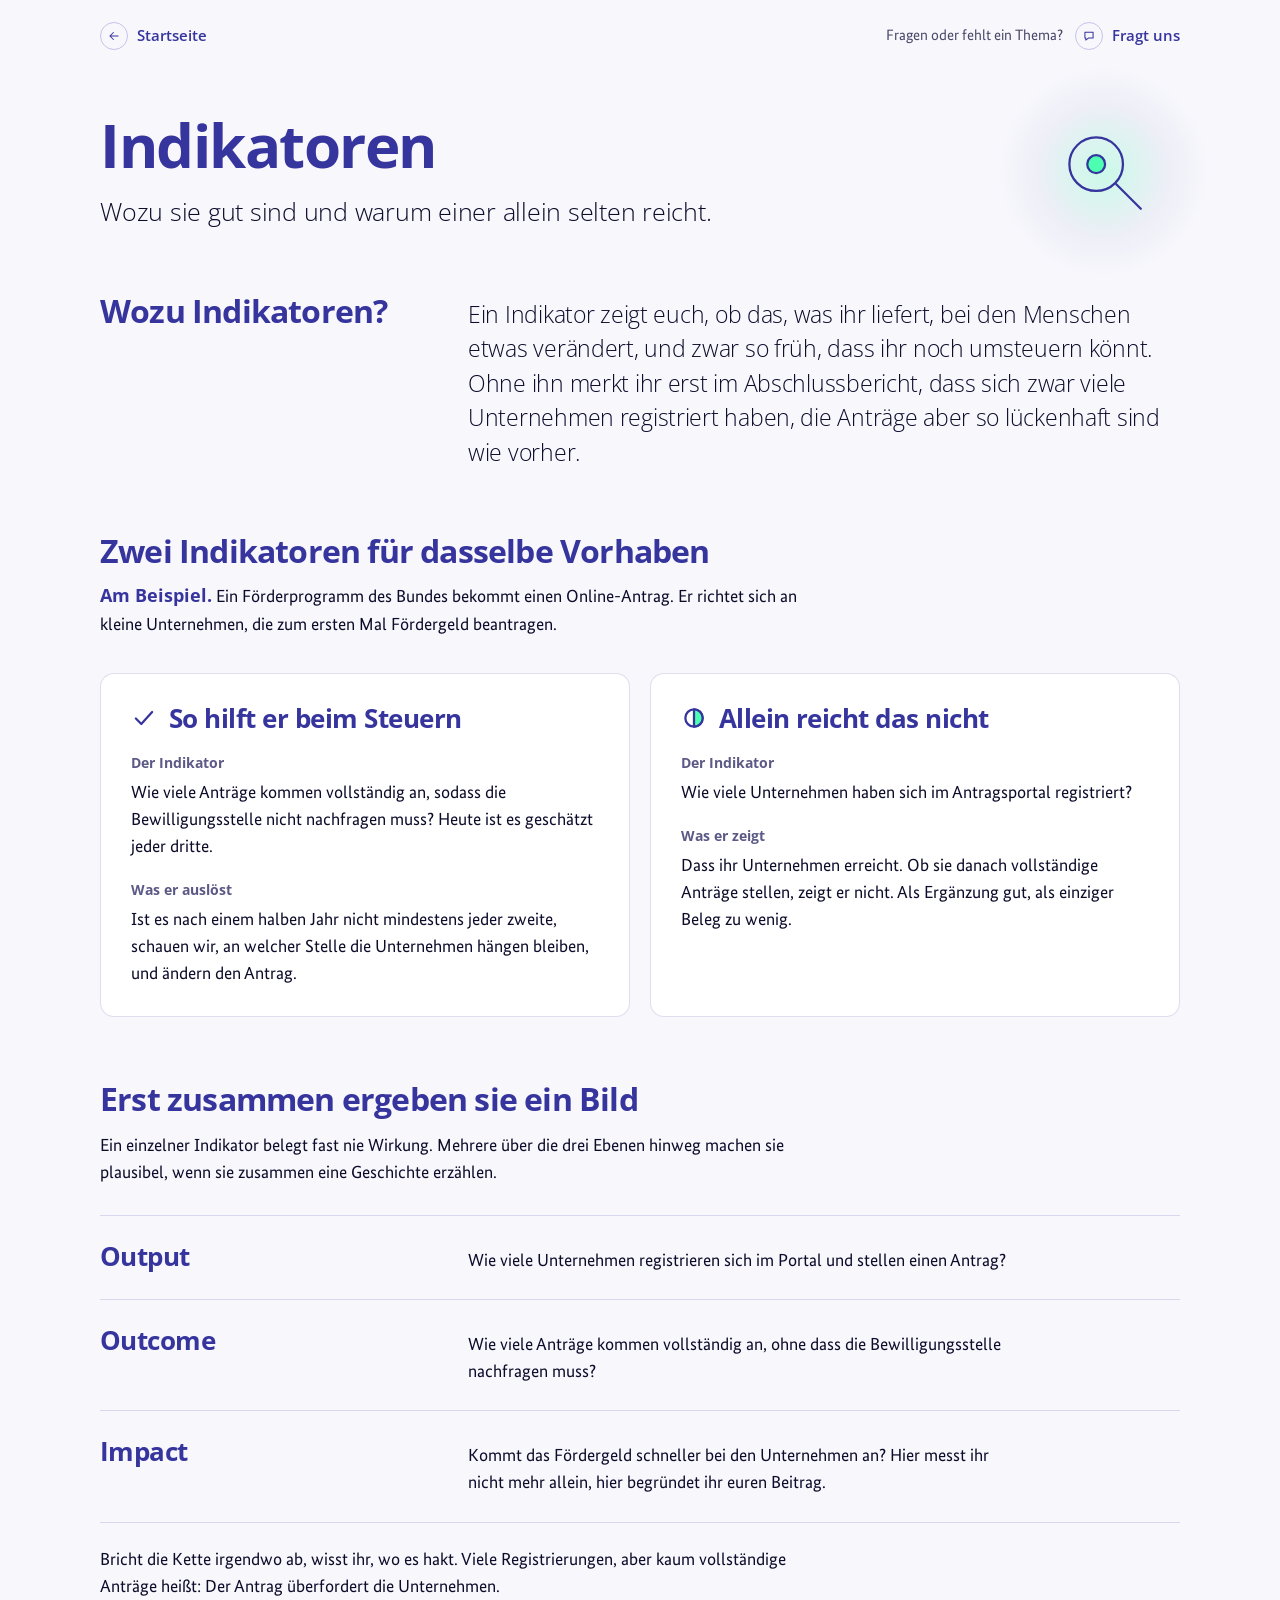
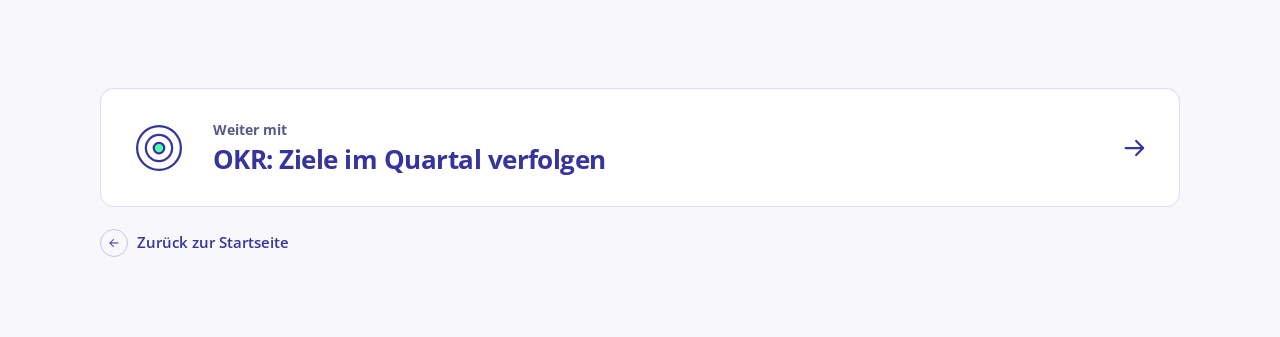
<file: indikatoren.html>
<!DOCTYPE html>
<html lang="de">
<head>
<meta charset="UTF-8">
<meta name="robots" content="noindex">
<meta name="viewport" content="width=device-width, initial-scale=1.0">
<title>Indikatoren: die Basics (Entwurf)</title>
<link rel="stylesheet" href="gemeinsam.css">
<link rel="stylesheet" href="unterseiten.css">
</head>
<body>
<div class="blatt">

  <header class="top">
    <a class="weg" href="./"><span class="kreis"><svg viewBox="0 0 24 24" aria-hidden="true"><path d="M19 12H5M11 6l-6 6 6 6"/></svg></span><span class="text">Startseite</span></a>
    <p class="kontakt"><span>Fragen oder fehlt ein Thema?</span><a class="weg" href="wer-macht-was.html"><span class="kreis"><svg viewBox="0 0 24 24" aria-hidden="true"><path d="M5 5.5h14v10h-8l-4.5 3.5v-3.5H5z"/></svg></span><span class="text">Fragt uns</span></a></p>
  </header>

  <div class="hero">
    <div>
      <h1>Indikatoren</h1>
      <p class="unter">Wozu sie gut sind und warum einer allein selten reicht.</p>
    </div>
    <div class="bild">
      <svg class="strich" viewBox="0 0 64 64" aria-hidden="true">
        <circle cx="27" cy="27" r="18"/><path d="M40.500 40.500L57 57"/><circle class="akzent" cx="27" cy="27" r="6"/>
      </svg>
    </div>
  </div>

  <main>

    <section class="leitsatz">
      <h2>Wozu Indikatoren?</h2>
      <p class="aussage">Ein Indikator zeigt euch, ob das, was ihr liefert, bei den Menschen etwas verändert, und zwar so früh, dass ihr noch umsteuern könnt. Ohne ihn merkt ihr erst im Abschlussbericht, dass sich zwar viele Unternehmen registriert haben, die Anträge aber so lückenhaft sind wie vorher.</p>
    </section>

    <section>
      <h2>Zwei Indikatoren für dasselbe Vorhaben</h2>
      <p class="am-beispiel absatz"><b>Am Beispiel.</b> Ein Förderprogramm des Bundes bekommt einen Online-Antrag. Er richtet sich an kleine Unternehmen, die zum ersten Mal Fördergeld beantragen.</p>
      <div class="zwei">
        <div class="karte">
          <h3><svg class="strich" viewBox="0 0 24 24" aria-hidden="true"><path d="M4.500 12.500l5 5 10-11"/></svg>So hilft er beim Steuern</h3>
          <p class="feld">Der Indikator</p>
          <p class="text">Wie viele Anträge kommen vollständig an, sodass die Bewilligungsstelle nicht nachfragen muss? Heute ist es geschätzt jeder dritte.</p>
          <p class="feld">Was er auslöst</p>
          <p class="text">Ist es nach einem halben Jahr nicht mindestens jeder zweite, schauen wir, an welcher Stelle die Unternehmen hängen bleiben, und ändern den Antrag.</p>
        </div>
        <div class="karte">
          <h3><svg class="strich" viewBox="0 0 24 24" aria-hidden="true"><circle cx="12" cy="12" r="8"/><path class="akzent" d="M12 4a8 8 0 0 1 0 16z"/></svg>Allein reicht das nicht</h3>
          <p class="feld">Der Indikator</p>
          <p class="text">Wie viele Unternehmen haben sich im Antragsportal registriert?</p>
          <p class="feld">Was er zeigt</p>
          <p class="text">Dass ihr Unternehmen erreicht. Ob sie danach vollständige Anträge stellen, zeigt er nicht. Als Ergänzung gut, als einziger Beleg zu wenig.</p>
        </div>
      </div>
    </section>

    <section>
      <h2>Erst zusammen ergeben sie ein Bild</h2>
      <p class="absatz">Ein einzelner Indikator belegt fast nie Wirkung. Mehrere über die drei Ebenen hinweg machen sie plausibel, wenn sie zusammen eine Geschichte erzählen.</p>
      <div class="zeilen">
        <div class="zeile">
          <div><h3>Output</h3></div>
          <p class="text">Wie viele Unternehmen registrieren sich im Portal und stellen einen Antrag?</p>
        </div>
        <div class="zeile">
          <div><h3>Outcome</h3></div>
          <p class="text">Wie viele Anträge kommen vollständig an, ohne dass die Bewilligungsstelle nachfragen muss?</p>
        </div>
        <div class="zeile">
          <div><h3>Impact</h3></div>
          <p class="text">Kommt das Fördergeld schneller bei den Unternehmen an? Hier messt ihr nicht mehr allein, hier begründet ihr euren Beitrag.</p>
        </div>
      </div>
      <p class="absatz">Bricht die Kette irgendwo ab, wisst ihr, wo es hakt. Viele Registrierungen, aber kaum vollständige Anträge heißt: Der Antrag überfordert die Unternehmen.</p>
    </section>

  </main>

  <div class="weiter-zone">
    <a class="karte weiter" href="https://okr-werkstatt.org">
      <svg class="zeichen strich" viewBox="0 0 64 64" aria-hidden="true">
        <circle cx="32" cy="32" r="25"/><circle cx="32" cy="32" r="15"/><circle class="akzent" cx="32" cy="32" r="6"/>
      </svg>
      <span><small>Weiter mit</small><strong>OKR: Ziele im Quartal verfolgen</strong></span>
      <svg class="pfeil strich" viewBox="0 0 24 24" aria-hidden="true"><path d="M4 12h15M13 6l6 6-6 6"/></svg>
    </a>
    <a class="weg start-link" href="./"><span class="kreis"><svg viewBox="0 0 24 24" aria-hidden="true"><path d="M19 12H5M11 6l-6 6 6 6"/></svg></span><span class="text">Zurück zur Startseite</span></a>
  </div>

</div>
</body>
</html>
</file>
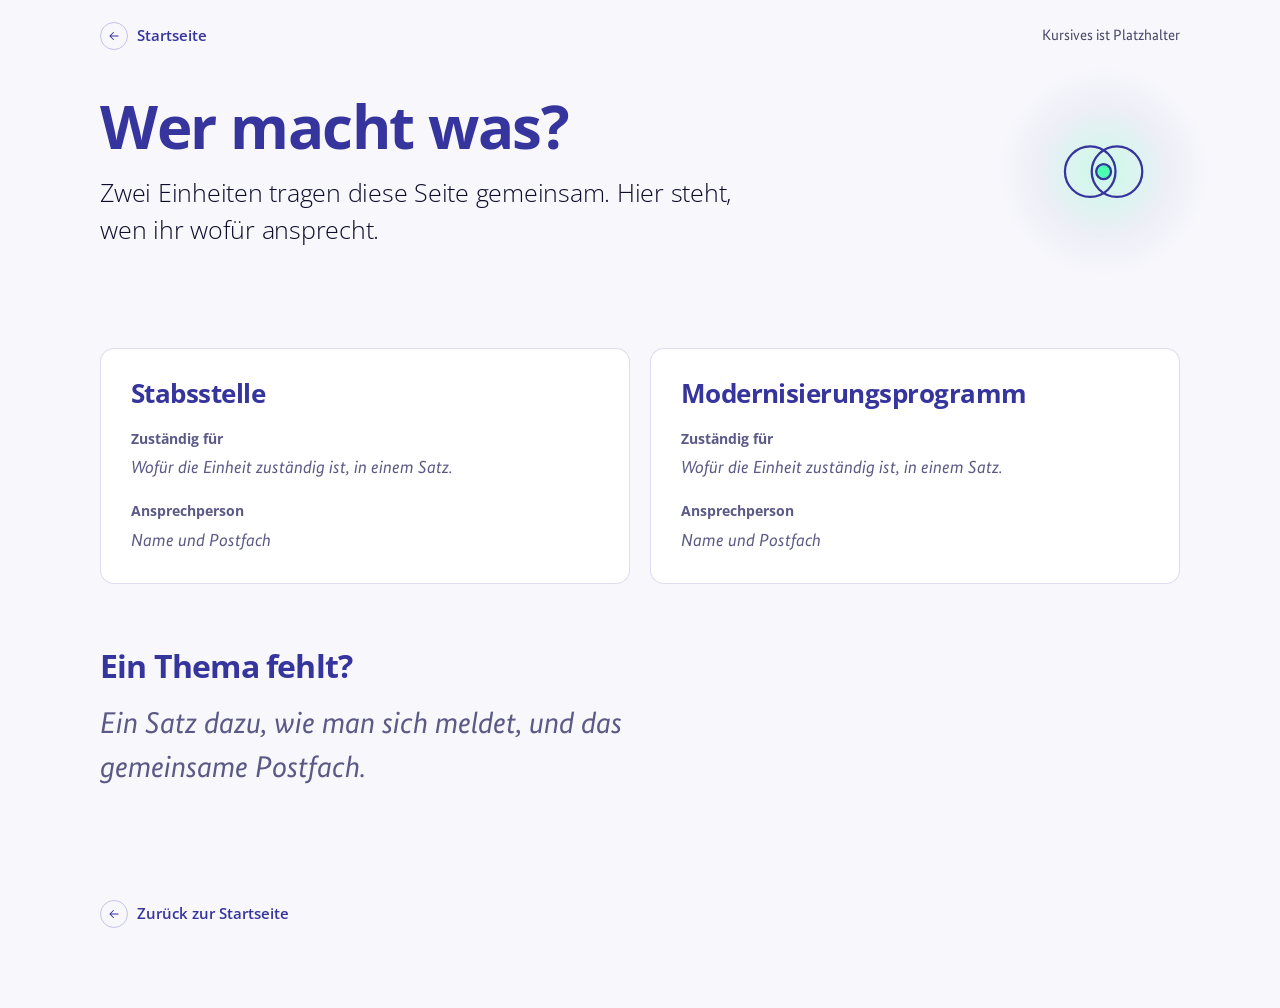
<file: wer-macht-was.html>
<!DOCTYPE html>
<html lang="de">
<head>
<meta charset="UTF-8">
<meta name="robots" content="noindex">
<meta name="viewport" content="width=device-width, initial-scale=1.0">
<title>Wer macht was? (Entwurf)</title>
<link rel="stylesheet" href="gemeinsam.css">
<link rel="stylesheet" href="unterseiten.css">
</head>
<body>
<div class="blatt">

  <header class="top">
    <a class="weg" href="./"><span class="kreis"><svg viewBox="0 0 24 24" aria-hidden="true"><path d="M19 12H5M11 6l-6 6 6 6"/></svg></span><span class="text">Startseite</span></a>
    <p class="kontakt">Kursives ist Platzhalter</p>
  </header>

  <div class="hero">
    <div>
      <h1>Wer macht was?</h1>
      <p class="unter">Zwei Einheiten tragen diese Seite gemeinsam. Hier steht, wen ihr wofür ansprecht.</p>
    </div>
    <div class="bild">
      <svg class="strich" viewBox="0 0 64 64" aria-hidden="true">
        <circle cx="23" cy="32" r="17"/><circle cx="41" cy="32" r="17"/><circle class="akzent" cx="32" cy="32" r="5"/>
      </svg>
    </div>
  </div>

  <main>
    <section>
      <div class="zwei">
        <div class="karte">
          <h2>Stabsstelle</h2>
          <p class="feld">Zuständig für</p>
          <p class="ph">Wofür die Einheit zuständig ist, in einem Satz.</p>
          <p class="feld">Ansprechperson</p>
          <p class="ph">Name und Postfach</p>
        </div>
        <div class="karte">
          <h2>Modernisierungsprogramm</h2>
          <p class="feld">Zuständig für</p>
          <p class="ph">Wofür die Einheit zuständig ist, in einem Satz.</p>
          <p class="feld">Ansprechperson</p>
          <p class="ph">Name und Postfach</p>
        </div>
      </div>
    </section>

    <section>
      <h2>Ein Thema fehlt?</h2>
      <p class="aussage ph">Ein Satz dazu, wie man sich meldet, und das gemeinsame Postfach.</p>
    </section>
  </main>

  <div class="weiter-zone">
    <a class="weg start-link" href="./"><span class="kreis"><svg viewBox="0 0 24 24" aria-hidden="true"><path d="M19 12H5M11 6l-6 6 6 6"/></svg></span><span class="text">Zurück zur Startseite</span></a>
  </div>

</div>
</body>
</html>
</file>
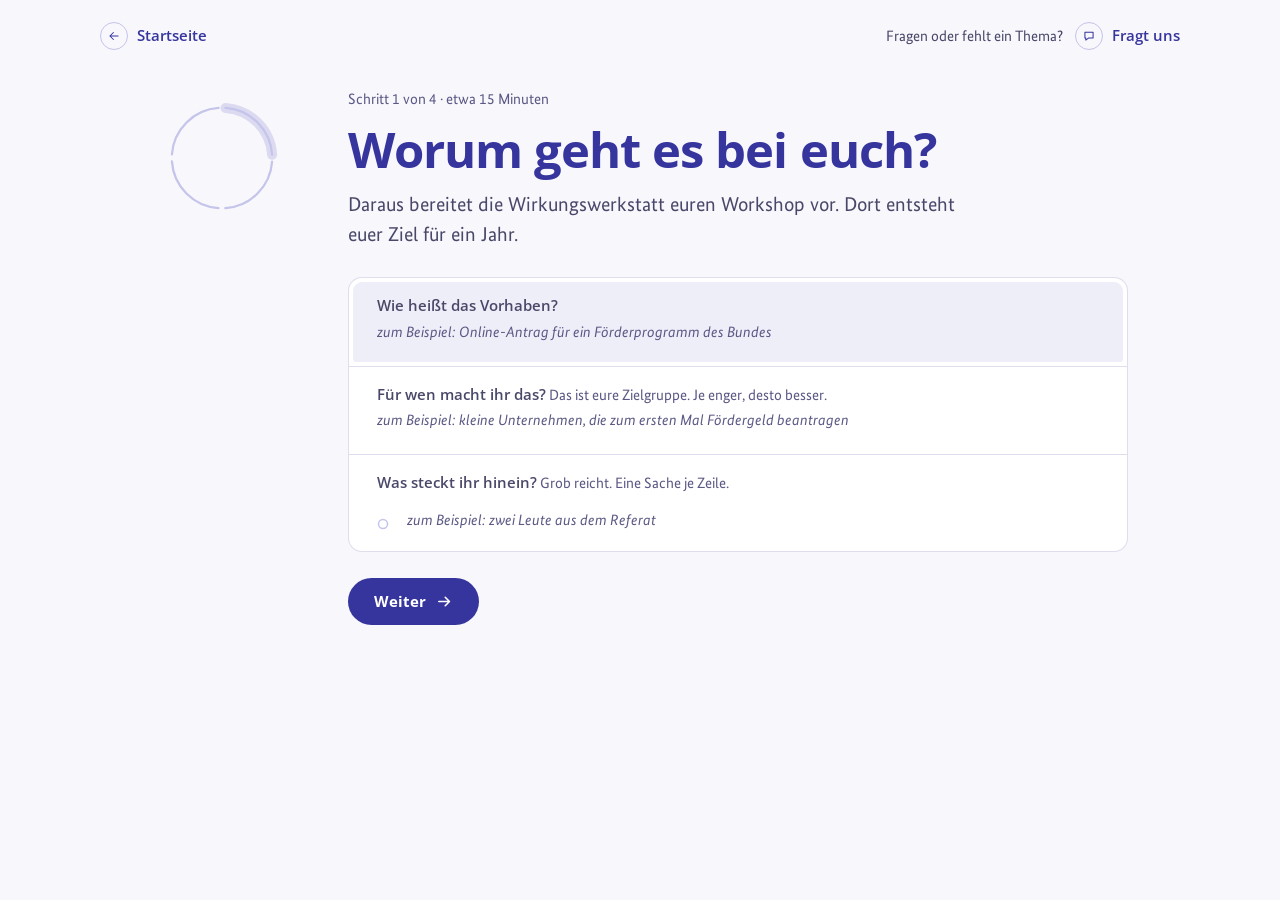
<file: wirkungstreppe.html>
<!DOCTYPE html>
<html lang="de">
<head>
<meta charset="UTF-8">
<meta name="robots" content="noindex">
<meta name="viewport" content="width=device-width, initial-scale=1.0">
<title>Wirkungstreppe (Entwurf)</title>
<link rel="stylesheet" href="gemeinsam.css">
<style>

  :root { --eintrag: 20px; --rb: 320px; --rm: 140px; --kartenrand: var(--line); }

  body { font-size: 17px; line-height: 1.5; padding-bottom: 96px; }
  main { padding-top: clamp(16px, 3.6vh, 44px); padding-bottom: 32px; }
  h1 { font-family: var(--display); font-weight: 700; color: var(--blau); font-size: clamp(38px, min(4.2vw, 5.4vh), 52px); line-height: 1.08; letter-spacing: -0.02em; text-wrap: balance; }
  h1 .leicht { font-weight: 300; }
  h1:focus { outline: none; }

  .wort, .feldkopf label, .feldkopf .feldfrage, .abschnitt h2 { font-family: var(--display); font-weight: 600; font-size: 15px; line-height: 1.5; color: var(--fg-2); }
  .kopfzeile { display: flex; flex-wrap: wrap; align-items: baseline; gap: 0 10px; font-size: 15px; color: var(--fg-muted); margin-bottom: 12px; }
  .lead { font-size: 20px; color: var(--fg-2); margin-top: 14px; max-width: 32em; text-wrap: pretty; }

  .karte { margin-top: 28px; background: var(--weiss); border: 1px solid var(--kartenrand); border-radius: 14px; }
  .zeile + .zeile { border-top: 1px solid var(--line); }
  .zeile.ohne-linie { border-top: 0 !important; }

  .zone { position: relative; isolation: isolate; }
  .zone::before { content: ''; position: absolute; inset: var(--zone, 4px 8px); border-radius: 10px; z-index: -1; pointer-events: none; opacity: 0; transition: opacity .25s var(--ease), box-shadow .25s var(--ease); }
  .zone:focus-within::before { opacity: 1; background: var(--blau-10); }

  .karte .zone { --zone: 4px; }
  .karte .zone::before { border-radius: 3px; }
  .karte > .zone:first-child::before,
  .karte > .liste:first-child > .zone:first-child::before { border-top-left-radius: 9px; border-top-right-radius: 9px; }
  .karte > .zone:last-child::before,
  .karte > .liste:last-child > .zone:last-child::before,
  .karte > .angabe:last-child .liste > .zone:last-child::before { border-bottom-left-radius: 9px; border-bottom-right-radius: 9px; }

  .karte > .liste > .zone:only-child:focus-within::before { opacity: 0; }

  body.tastatur .zone:focus-within::before { box-shadow: inset 0 0 0 2px var(--blau); }

  .angabe { padding: 16px 28px; }
  .feldkopf { font-size: 15px; line-height: 1.5; color: var(--fg-muted); }
  .angabe .wachs { margin-top: 4px; font-size: var(--eintrag); }
  .angabe.kopf-liste { padding-bottom: 2px; }

  .eintrag { position: relative; padding: 13px 60px 13px 58px; font-size: var(--eintrag); }
  .eintrag.neu { padding-right: 28px; }
  .marke { position: absolute; left: 26px; top: calc(13px + .7em - 8px); width: 16px; height: 16px; }
  .marke svg { display: block; width: 16px; height: 16px; overflow: visible; }
  .eintrag.frisch .marke svg { animation: auftauchen .4s var(--ease) both; }

  .wachs { display: grid; }
  .wachs::after { content: attr(data-wert) ' '; white-space: pre-wrap; overflow-wrap: break-word; visibility: hidden; grid-area: 1 / 1; font: inherit; line-height: 1.4; }
  .wachs.leer::after { font-style: italic; }
  .wachs > textarea { grid-area: 1 / 1; }
  textarea { display: block; width: 100%; font: inherit; line-height: 1.4; color: var(--fg); background: transparent; border: 0; padding: 0; resize: none; overflow: hidden; overflow-wrap: break-word; caret-color: var(--blau); }

  textarea::placeholder { color: var(--fg-muted); font-style: italic; font-size: 15px; opacity: 1; }
  textarea:focus, textarea:focus-visible { outline: none; }

  .entf { position: absolute; right: 14px; top: calc(13px + .7em - 17px); width: 34px; height: 34px; display: grid; place-items: center; padding: 0; border: 0; border-radius: 50%; background: transparent; cursor: pointer; opacity: 0; transition: opacity .3s var(--ease), background-color .3s var(--ease); }
  .entf svg { width: 14px; height: 14px; stroke: var(--fg-muted); stroke-width: 1.75; }
  .eintrag:hover .entf, .eintrag:focus-within .entf { opacity: 1; }
  .entf:hover { background: var(--blau-10); }
  .entf:hover svg { stroke: var(--blau); }
  .entf:focus-visible { opacity: 1; outline: 3px solid var(--blau); outline-offset: 2px; }

  .zahlen { display: flex; flex-wrap: wrap; align-items: center; gap: 4px 22px; margin-top: 6px; font-size: 15px; color: var(--fg-muted); animation: einblenden .3s var(--ease) both; }
  .zahlen label { display: inline-flex; align-items: center; gap: 8px; cursor: pointer; }
  .zahlen input { appearance: none; -webkit-appearance: none; flex: none; width: 14px; height: 14px; margin: 0; border: 1.5px solid var(--fg-muted); border-radius: 50%; background: var(--weiss); cursor: pointer; transition: background-color .2s var(--ease), border-color .2s var(--ease), box-shadow .2s var(--ease); }
  .zahlen input:checked { border-color: var(--blau); background: var(--blau); box-shadow: inset 0 0 0 3px var(--weiss); }
  .zahlen input:checked + span { color: var(--fg); }
  .zahlen input:focus-visible { outline: 3px solid var(--blau); outline-offset: 3px; }
  .beruhigung { margin-top: 2px; font-size: 15px; color: var(--fg-muted); animation: einblenden .3s var(--ease) both; }

  .stand { display: inline-block; margin-top: 2px; font-family: var(--body); font-weight: 400; font-size: 15px; color: var(--fg-muted); background: none; border: 0; padding: 0; cursor: pointer; text-decoration: underline; text-decoration-color: transparent; text-decoration-thickness: 1px; text-underline-offset: 3px; transition: color .3s var(--ease), text-decoration-color .3s var(--ease), opacity .3s var(--ease); }
  .stand:hover, .stand:focus-visible { color: var(--blau); text-decoration-color: currentColor; }
  .stand:focus-visible { outline: 3px solid var(--blau); outline-offset: 3px; }

  #liste-merken:not(.knapp) .stand { position: absolute; right: 58px; top: 17px; margin: 0; }
  #liste-merken:not(.knapp) .eintrag:not(.neu) { padding-right: 230px; }
  .stand.ohne { opacity: 0; }
  .eintrag:hover .stand.ohne, .eintrag:focus-within .stand.ohne, .stand.ohne:focus-visible { opacity: 1; }

  .aktionen { display: flex; align-items: center; flex-wrap: wrap; gap: 14px 30px; margin-top: 26px; }
  .haupt { display: inline-flex; align-items: center; gap: 10px; font-family: var(--display); font-weight: 700; font-size: 15px; line-height: 1.3; color: var(--weiss); background: var(--blau); border: 0; border-radius: 999px; padding: 14px 26px; cursor: pointer; text-decoration: none; white-space: nowrap; transition: box-shadow .3s var(--ease); }
  .haupt svg { width: 17px; height: 17px; stroke: var(--weiss); transition: transform .3s var(--ease); }
  .haupt:hover { box-shadow: 0 14px 30px rgba(54,52,157,.22); }
  .haupt:hover svg { transform: translateX(5px); }
  .haupt:focus-visible { outline: 3px solid var(--blau); outline-offset: 3px; }
  .noch-leer { font-size: 15px; color: var(--fg-muted); text-align: center; max-width: 34em; }

  .ring { position: relative; width: 100%; aspect-ratio: 1; }
  .ring::before { content: ''; position: absolute; inset: -6%; border-radius: 50%; background: radial-gradient(closest-side, rgba(77,255,176,.26), rgba(227,230,242,.5) 62%, rgba(247,247,252,0)); opacity: 0; transition: opacity .5s var(--ease); }
  .ring.glueht::before { opacity: 1; }
  .ring svg { position: absolute; inset: 0; width: 100%; height: 100%; overflow: visible; }
  .ring .dreh { transform-box: view-box; transform-origin: 230px 230px; transition: transform .5s var(--ease); }
  .ring .halo { stroke: var(--blau-20); stroke-opacity: .55; }
  .fig-texte { position: absolute; inset: 0; pointer-events: none; }
  .fig-texte > div { position: absolute; transition: opacity .3s var(--ease); }
  .wort-pos { white-space: nowrap; }
  .ring-wort { font-family: var(--display); font-weight: 600; font-size: 15px; line-height: 1.3; color: var(--fg-2); padding: 2px 0; }

  .zg-block { position: absolute; left: 50%; top: 50%; transform: translate(-50%, -50%); text-align: center; --zone: -6px -12px; }
  .zg-block .fuer { display: block; font-family: var(--body); font-size: 15px; line-height: 1.4; color: var(--fg-muted); margin-bottom: 2px; cursor: text; }
  .zg-text { font-family: var(--display); font-weight: 600; font-size: 20px; line-height: 1.3; color: var(--fg); hyphens: auto; -webkit-hyphens: auto; hyphenate-limit-chars: 8 4 4; overflow-wrap: normal; outline: none; caret-color: var(--blau); }
  .zg-text:empty::before { content: attr(data-ph); color: var(--fg-muted); font-style: italic; font-weight: 400; }

  .ring .auftauchen { animation: auftauchen .4s var(--ease) both; transform-box: fill-box; transform-origin: center; }
  .ring .einblenden { animation: einblenden .4s var(--ease) both; }
  .ring .geht { opacity: 0 !important; transition: opacity .25s var(--ease) !important; }
  .ring circle, .ring g.punkt { transition: transform .45s var(--ease), opacity .3s var(--ease), stroke .3s var(--ease), stroke-dasharray .45s var(--ease), stroke-width .3s var(--ease); }
  .ring.still *, .ring.still::before { transition: none !important; animation: none !important; }
  @keyframes auftauchen { from { opacity: 0; transform: scale(.3); } to { opacity: 1; transform: none; } }
  @keyframes einblenden { from { opacity: 0; } to { opacity: 1; } }

  .ring g.in { transform-box: fill-box; transform-origin: center; transition: transform .3s var(--ease); }
  .ring g.punkt.hervor g.in { transform: scale(1.5); }
  .ring[data-groesse="mittel"] g.punkt.hervor g.in { transform: scale(1.6); }
  .ring g.punkt.blass { opacity: .35; }

  .ring g.punkt.wartet { opacity: 0; }

  .flieger { position: fixed; left: 0; top: 0; z-index: 4; width: 16px; height: 16px; margin: -8px 0 0 -8px; pointer-events: none; will-change: transform; }
  .flieger svg { display: block; width: 16px; height: 16px; overflow: visible; }

  .spalte-b { max-width: calc(var(--rm) + 56px + 780px); margin: 0 auto; display: grid; grid-template-columns: var(--rm) minmax(0, 1fr); column-gap: 56px; align-items: start; }
  .kopf-b { position: sticky; top: 20px; }
  .kopf-b .ring { width: var(--rm); }

  .name-klein { font-family: var(--display); font-weight: 600; font-size: 15px; color: var(--fg-2); margin-bottom: 12px; --zone: -3px -10px; }
  .name-klein textarea { line-height: 1.5; }
  .name-klein .wachs::after { line-height: 1.5; }
  .raster-b { --ring: var(--rb); display: grid; grid-template-columns: max(344px, var(--ring)) minmax(0, 1fr); column-gap: 64px; align-items: start; max-width: 1080px; margin: 0 auto; }
  .seite-b { position: sticky; top: 20px; display: flex; flex-direction: column; align-items: center; }
  .seite-b .ring { width: var(--ring); }
  .fuss-ueber { display: flex; flex-direction: column; align-items: center; gap: 14px; margin-top: 26px; }

  .zeilen { margin-top: 26px; max-width: 720px; border-bottom: 1px solid var(--line); }
  .abschnitt { display: grid; grid-template-columns: 190px minmax(0, 1fr); column-gap: 28px; padding: 14px 0; border-top: 1px solid var(--line); transition: opacity .3s var(--ease); }
  .abschnitt h2 { position: relative; margin: 0; padding-top: 2px; font-family: var(--display); font-weight: 700; font-size: 17px; line-height: 1.4; color: var(--blau); }

  .abschnitt.blass { opacity: .4; }

  .bogenzeichen { position: absolute; left: -38px; top: 0; width: 26px; height: 26px; overflow: visible; }
  .liste.knapp { --eintrag: 17px; }
  .liste.knapp .eintrag + .eintrag { border-top: 0; }
  .liste.knapp .eintrag { padding: 2px 10px 2px 0; --zone: 0 0 0 -10px; }

  .liste.knapp .stand, .liste.knapp .zahlen, .liste.knapp .beruhigung { display: none; }

  .danach { display: grid; grid-template-columns: minmax(0, 1fr) auto; gap: 0 96px; align-items: center; margin-top: clamp(24px, 6vh, 72px); }
  .danach .lead { max-width: 28em; }
  .danach-ring { --ring: 320px; }
  .danach-ring .ring { width: var(--ring); }
  .nebenwege { display: flex; flex-wrap: wrap; gap: 10px 30px; margin-top: 22px; }

  @media (max-height: 820px) and (min-width: 901px) {
    :root { --rb: 290px; --rm: 120px; }
    main { padding-top: 10px; }
    .kopfzeile, .name-klein { margin-bottom: 8px; }
    .lead { margin-top: 8px; }
    .karte { margin-top: 18px; }
    .angabe { padding-top: 11px; padding-bottom: 11px; }
    .eintrag { padding-top: 9px; padding-bottom: 9px; }
    .marke { top: calc(9px + .7em - 8px); }
    .entf { top: calc(9px + .7em - 17px); }
    #liste-merken:not(.knapp) .stand { top: 13px; }
    .aktionen { margin-top: 18px; }
    .kopf-b, .seite-b { top: 12px; }
    .fuss-ueber { margin-top: 18px; }
    .zeilen { margin-top: 18px; }
    .abschnitt { padding: 10px 0; }
    .liste.knapp .eintrag { padding-top: 1px; padding-bottom: 1px; }
  }
  @media (max-width: 900px) {
    .spalte-b { display: block; max-width: 780px; }
    .kopf-b { position: static; margin-bottom: 26px; }
    .kopf-b .ring { width: 96px; }
    .raster-b { display: block; }
    .abschnitt { grid-template-columns: minmax(0, 1fr); row-gap: 4px; }
    .abschnitt h2 { padding-left: 36px; }
    .bogenzeichen { left: 0; }
    .seite-b { position: static; margin-bottom: 26px; }
    .danach { grid-template-columns: minmax(0, 1fr); }
  }
  @media (prefers-reduced-motion: reduce) {
    .ring *, .ring::before, .zahlen, .beruhigung, .marke svg, .zone::before { animation: none !important; transition: none !important; }
    .flieger { display: none; }
  }
</style>
</head>
<body>
<div class="blatt">
  <header class="top">
    <a class="weg" href="./"><span class="kreis"><svg viewBox="0 0 24 24" aria-hidden="true"><path d="M19 12H5M11 6l-6 6 6 6"/></svg></span><span class="text">Startseite</span></a>
    <p class="kontakt"><span>Fragen oder fehlt ein Thema?</span><a class="weg" href="wer-macht-was.html"><span class="kreis"><svg viewBox="0 0 24 24" aria-hidden="true"><path d="M5 5.5h14v10h-8l-4.5 3.5v-3.5H5z"/></svg></span><span class="text">Fragt uns</span></a></p>
  </header>
  <main id="buehne"></main>
  <template id="name-werkstatt">Wirkungswerkstatt</template>
</div>

<script>
(function () {
  'use strict';

  var KEYS = ['einsatz', 'tun', 'anders', 'merken'];

  var WORTE = ['Das steckt drin', 'Das passiert', 'Das ändert sich', 'Daran zeigt es sich'];

  var LISTEN = {
    einsatz: { bsp: 'zum Beispiel: zwei Leute aus dem Referat',
      weiter: ['Noch etwas? Geld aus dem Haushalt?', 'Noch etwas? Hilfe von außen?'] },
    tun: { frage: 'Was tut ihr dafür?', lead: 'Eine Sache je Zeile. Mit Enter kommt die nächste.',
      bsp: 'zum Beispiel: Antragsformular mit Unternehmen testen',
      weiter: ['Noch etwas? Was baut oder schreibt ihr?', 'Noch etwas? Was führt ihr durch?', 'Noch etwas? Wie erfährt die Zielgruppe davon?', 'Noch etwas? Was hilft der Zielgruppe mitzumachen?'] },
    anders: { frage: 'Was soll in einem Jahr anders sein', lead: 'Gemeint ist die Zielgruppe, nicht eure eigene Arbeit.',
      bsp: 'zum Beispiel: Unternehmen reichen vollständige Anträge ein',
      weiter: ['Noch etwas? Was weiß oder kann die Zielgruppe dann?', 'Noch etwas? Was macht die Zielgruppe dann anders?', 'Noch etwas? Was hat die Zielgruppe davon?'] },
    merken: { frage: 'Woran merkt ihr, dass es klappt?', lead: 'Auch wenn es dazu noch keine Zahlen gibt.',
      bsp: 'zum Beispiel: Zeit vom Antrag bis zur Bewilligung',
      weiter: ['Noch etwas? Was seht ihr im eigenen Portal oder Verfahren?', 'Noch etwas? Was kommt bei der Hotline oder im Postfach an?', 'Noch etwas? Was merkt die Stelle, die die Fälle bearbeitet?', 'Noch etwas? Was meldet ihr heute schon?'] }
  };
  var ZAHLEN = [['ja', 'gibt es'], ['teilweise', 'teilweise'], ['nein', 'noch keine']];
  var STAND = { ja: 'Zahlen gibt es', teilweise: 'Zahlen gibt es teilweise', nein: 'Noch keine Zahlen', '': 'Zahlen dazu?' };
  var BERUHIGUNG = 'Reicht für jetzt. Die Zahlen kommen später.';

  var S = { name: '', zielgruppe: '', einsatz: [], tun: [], anders: [], merken: [], schritt: 1, abgegeben: false,
            zahlenOffen: -1, beruhigt: -1, hervor: null, unterwegs: new Set() };

  var MERKER = 'wirkungstreppe-vorarbeit';
  function nurEintraege(a) { return (a || []).filter(function (e) { return e && e.text; }).map(function (e) { var o = { text: String(e.text) }; if (e.zahlen !== undefined) o.zahlen = e.zahlen; return o; }); }
  try {
    var gemerkt = JSON.parse(sessionStorage.getItem(MERKER) || 'null');
    if (gemerkt) { S.name = gemerkt.name || ''; S.zielgruppe = gemerkt.zielgruppe || ''; S.einsatz = nurEintraege(gemerkt.einsatz); S.tun = nurEintraege(gemerkt.tun); S.anders = nurEintraege(gemerkt.anders); S.merken = nurEintraege(gemerkt.merken); }
  } catch (e) {}
  function eingabenMerken() {
    try { sessionStorage.setItem(MERKER, JSON.stringify({ name: S.name, zielgruppe: S.zielgruppe, einsatz: nurEintraege(S.einsatz), tun: nurEintraege(S.tun), anders: nurEintraege(S.anders), merken: nurEintraege(S.merken) })); } catch (e) {}
  }
  addEventListener('pagehide', eingabenMerken);
  document.addEventListener('visibilitychange', function () { if (document.hidden) eingabenMerken(); });

  function $(id) { return document.getElementById(id); }

  var WW = document.getElementById('name-werkstatt').content.textContent.trim();
  function esc(s) { return String(s).replace(/&/g, '&amp;').replace(/</g, '&lt;').replace(/>/g, '&gt;').replace(/"/g, '&quot;'); }
  var PFEIL = '<svg class="strich" viewBox="0 0 24 24" aria-hidden="true"><path d="M4 12h15M13 6l6 6-6 6"/></svg>';

  var ZEICHEN = { links: '<path d="M19 12H5M11 6l-6 6 6 6"/>', datei: '<path d="M12 4v10.5M7.5 10l4.5 4.5 4.5-4.5M5 19.5h14"/>', stift: '<path d="M15 5l4 4-10 10H5v-4z"/><path d="M13 7l4 4"/>' };
  function wegKnopf(text, z, attr) { return '<button type="button" class="weg" ' + attr + '><span class="kreis"><svg viewBox="0 0 24 24" aria-hidden="true">' + ZEICHEN[z] + '</svg></span><span class="text">' + text + '</span></button>'; }
  var KREUZ = '<svg class="strich" viewBox="0 0 16 16" aria-hidden="true"><path d="M3.5 3.5l9 9M12.5 3.5l-9 9"/></svg>';
  function ansicht() { return S.abgegeben ? 'danach' : S.schritt === 5 ? 'ueber' : 'schritt'; }
  function gefuellt(key) { return S[key].filter(function (e) { return e.text && e.text.trim(); }); }

  function feld(id, wert, ph, aria, extra) {
    return '<div class="wachs' + (wert ? '' : ' leer') + '" data-wert="' + esc(wert || ph) + '">' +
      '<textarea id="' + id + '" rows="1"' + (aria ? ' aria-label="' + esc(aria) + '"' : '') + (extra || '') +
      (ph ? ' placeholder="' + esc(ph) + '"' : '') + '>' + esc(wert) + '</textarea></div>';
  }

  var PUNKT_R = 4.5, PUNKT_RAND = 1.5;
  function art() { return 'minze'; }
  function glyph(a, r, sw) {
    var rand = 'stroke:var(--blau);stroke-width:' + sw + 'px;';
    if (a === 'blau') return '<circle r="' + r + '" style="fill:var(--blau);' + rand + '"/>';
    if (a === 'minze') return '<circle r="' + r + '" style="fill:var(--minze);' + rand + '"/>';
    return '<circle r="' + r + '" style="fill:none;stroke:var(--blau-20);stroke-width:' + sw + 'px"/>';
  }
  function marke(a) { return '<span class="marke" aria-hidden="true"><svg viewBox="-8 -8 16 16">' + glyph(a, PUNKT_R, PUNKT_RAND) + '</svg></span>'; }

  function zahlenHTML(i, e) {
    var t = e.text ? '„' + e.text + '“' : 'diesem Eintrag';
    if (S.zahlenOffen === i) {
      var h = '<div class="zahlen" role="radiogroup" aria-label="Gibt es Zahlen zu ' + esc(t) + '?"><span aria-hidden="true">Zahlen dazu:</span>';
      ZAHLEN.forEach(function (z) {
        h += '<label><input type="radio" name="z-' + i + '" value="' + z[0] + '" data-i="' + i + '"' + (e.zahlen === z[0] ? ' checked' : '') + '><span>' + z[1] + '</span></label>';
      });
      return h + '</div>';
    }
    return '<button type="button" class="stand' + (e.zahlen ? '' : ' ohne') + '" data-stand="' + i + '" aria-label="' + esc(STAND[e.zahlen || ''] + ', ändern: ' + t) + '">' + STAND[e.zahlen || ''] + '</button>' +
      (S.beruhigt === i && e.zahlen === 'nein' ? '<p class="beruhigung" role="status">' + BERUHIGUNG + '</p>' : '');
  }
  function eintragHTML(key, i, e, ort, frisch) {
    var b = KEYS.indexOf(key);

    return '<div class="eintrag zeile zone' + (frisch ? ' frisch' : '') + '" data-i="' + i + '">' + (ort === 'ueber' ? '' : marke(art(b))) +
      feld(key + '-' + i, e.text, '', WORTE[b] + ', Eintrag ' + (i + 1)) +
      (ort === 'schritt' ? '<button type="button" class="entf" data-weg="' + i + '" aria-label="' + esc('„' + e.text + '“ entfernen') + '">' + KREUZ + '</button>' : '') +
      (key === 'merken' ? '<div class="zahlen-ort">' + zahlenHTML(i, e) + '</div>' : '') + '</div>';
  }
  function platzhalter(key, ort) {
    var n = S[key].length, L = LISTEN[key];
    if (!n) return ort === 'schritt' ? L.bsp : 'noch nichts eingetragen';
    return L.weiter[n - 1] || 'Noch etwas?';
  }
  function neueZeile(key, ort) {
    return '<div class="eintrag zeile zone neu">' + (ort === 'ueber' ? '' : marke('leer')) + feld(key + '-neu', '', platzhalter(key, ort), WORTE[KEYS.indexOf(key)] + ', neuer Eintrag') + '</div>';
  }
  function listeInnen(key, ort) {
    var h = '';
    S[key].forEach(function (e, i) { h += eintragHTML(key, i, e, ort); });
    if (ort === 'schritt' || !S[key].length) h += neueZeile(key, ort);
    return h;
  }
  function liste(key, ort, cls) {
    return '<div class="liste ' + (cls || '') + '" id="liste-' + key + '" data-key="' + key + '" data-ort="' + ort + '">' + listeInnen(key, ort) + '</div>';
  }
  function neuZeichnen(key, fokus) {
    var el = $('liste-' + key); if (!el) return;
    el.innerHTML = listeInnen(key, el.getAttribute('data-ort'));
    if (key === 'einsatz' && el.firstChild && el.classList.contains('in-karte')) el.firstChild.classList.add('ohne-linie');
    if (fokus !== undefined) {
      var t = fokus === 'neu' ? $(key + '-neu') : $(key + '-' + fokus);
      if (!t) t = $(key + '-neu') || $(key + '-' + (S[key].length - 1));
      if (t) { t.focus(); t.setSelectionRange(t.value.length, t.value.length); }
    }
  }

  function zahlenZeile(i) { var l = $('liste-merken'); return l && i >= 0 ? l.querySelector('.eintrag[data-i="' + i + '"]') : null; }

  var umbau = false;
  function zahlenErsetzen(i) {
    var zeile = zahlenZeile(i); if (!zeile || !S.merken[i]) return;
    var ort = zeile.querySelector('.zahlen-ort');
    if (ort) { umbau = true; try { ort.innerHTML = zahlenHTML(i, S.merken[i]); } finally { umbau = false; } }
  }
  function zahlenZu(fokusZurueck) {
    if (S.zahlenOffen < 0) return;
    var i = S.zahlenOffen, zeile = zahlenZeile(i), drin = zeile && zeile.contains(document.activeElement) && document.activeElement.type === 'radio';
    S.zahlenOffen = -1; zahlenErsetzen(i);

    if ((drin || fokusZurueck) && zeile) { var st = zeile.querySelector('.stand'); if (st) st.focus(); }
  }
  function zahlenAuf(i) {
    var vorher = S.zahlenOffen, bv = S.beruhigt;
    S.beruhigt = -1; S.zahlenOffen = i;
    if (vorher >= 0 && vorher !== i) zahlenErsetzen(vorher);
    if (bv >= 0 && bv !== i) zahlenErsetzen(bv);
    zahlenErsetzen(i);
  }
  function gehoertZurAuswahl(el) {
    if (S.zahlenOffen < 0 || !el || !el.closest) return false;
    var zeile = zahlenZeile(S.zahlenOffen), neu = $('liste-merken') && $('liste-merken').querySelector('.eintrag.neu');
    return !!((zeile && zeile.contains(el)) || (neu && neu.contains(el)));
  }
  var zeigerUnten = false, pfeil = false;
  document.addEventListener('pointerdown', function () { zeigerUnten = true; document.body.classList.remove('tastatur'); }, true);
  document.addEventListener('pointerup', function () { setTimeout(function () { zeigerUnten = false; }, 0); }, true);
  document.addEventListener('keydown', function (ev) {
    if (ev.key === 'Tab') document.body.classList.add('tastatur');
    pfeil = ev.key.indexOf('Arrow') === 0;
    if (ev.key === 'Escape' && S.zahlenOffen >= 0) { ev.preventDefault(); zahlenZu(); }
    if (ev.key === 'Enter' && ev.target.type === 'radio' && ev.target.closest('.zahlen')) {
      ev.preventDefault();
      var e = S.merken[S.zahlenOffen]; S.beruhigt = e && e.zahlen === 'nein' ? S.zahlenOffen : -1;
      zahlenZu(true);
    }
  }, true);
  document.addEventListener('keyup', function () { pfeil = false; }, true);

  document.addEventListener('click', function (ev) {
    if (ev.zahlenErledigt) return;
    if (S.beruhigt >= 0 && !(zahlenZeile(S.beruhigt) && zahlenZeile(S.beruhigt).contains(ev.target))) { var bv = S.beruhigt; S.beruhigt = -1; zahlenErsetzen(bv); }
    if (S.zahlenOffen >= 0 && !gehoertZurAuswahl(ev.target)) zahlenZu();
  });

  var NS = 'http://www.w3.org/2000/svg', X = 230, Y = 230, R = 165;

  var GROESSEN = {
    mittel: { sw: 2.25, halo: 10, abstand: 18, rand: 14 },
    gross:  { sw: 2.25, halo: 18, abstand: 12, rand: 22 }
  };
  function rad(g) { return g * Math.PI / 180; }
  function pol(r, g) { return { x: X + r * Math.cos(rad(g)), y: Y + r * Math.sin(rad(g)) }; }
  function z1(n) { return Math.round(n * 100) / 100; }
  function verteilen(n, mitte, schritt, spanne) {
    var w = [], s = n > 1 ? Math.min(schritt, spanne / (n - 1)) : 0;
    for (var i = 0; i < n; i++) w.push(mitte + (i - (n - 1) / 2) * s);
    return w;
  }

  function Figur(host) {
    host.innerHTML = '<svg class="strich" viewBox="0 0 460 460" aria-hidden="true" focusable="false"><g class="dreh"></g></svg><div class="fig-texte"></div>';
    this.host = host; this.g = host.firstChild.firstChild; this.texte = host.lastChild; this.els = {}; this.zg = null;
    host.classList.add('still');
    requestAnimationFrame(function () { requestAnimationFrame(function () { host.classList.remove('still'); }); });
  }
  Figur.prototype.animiert = function () { return !this.host.classList.contains('still'); };
  Figur.prototype.klasse = function (el, basis) { return basis + (el._bis && el._bis > Date.now() ? ' ' + el._anim : ''); };
  Figur.prototype.merken = function (el, anim) { if (anim && this.animiert()) { el._anim = anim; el._bis = Date.now() + 700; } };
  Figur.prototype.weg = function (praefix, da) {
    var self = this;
    Object.keys(self.els).forEach(function (key) {
      if (key.charAt(0) !== praefix || da[key]) return;
      var el = self.els[key]; delete self.els[key];
      if (!self.animiert()) { el.remove(); return; }
      el._geht = true; el.classList.add('geht'); el.style.opacity = 0;
      setTimeout(function () { el.remove(); }, 300);
    });
  };
  Figur.prototype.zeichne = function (m, o) {
    var w = this.host.getBoundingClientRect().width || 460, k = w / 460;
    function px(v) { return v / k; }
    var gr = o.groesse || 'gross', G = GROESSEN[gr], begleitet = gr !== 'gross';
    this.host.setAttribute('data-groesse', gr);
    var sw = px(G.sw), punktR = px(PUNKT_R), punktRand = px(PUNKT_RAND), haloW = px(G.halo);
    var n = m.listen.map(function (L) { return L.length; });

    var da = m.listen.map(function (L) { return L.filter(function (e) { return !m.unterwegs.has(e); }).length; });
    var luecke = da.every(function (x) { return x > 0; }) ? 0 : 8;
    var items = [];
    function bogen(key, i, c, st) {
      st.strokeDasharray = (90 - luecke) + ' 360';
      st.transformOrigin = X + 'px ' + Y + 'px';
      st.transform = 'rotate(' + (-90 + 90 * i + luecke / 2) + 'deg)';
      return { k: key, t: 'circle', c: c, a: { cx: X, cy: Y, r: R, pathLength: 360 }, s: st };
    }
    if (m.halo >= 0) items.push(bogen('halo', m.halo, 'halo', { strokeWidth: haloW + 'px' }));
    for (var i = 0; i < 4; i++) items.push(bogen('b' + i, i, 'bogen', { stroke: da[i] ? 'var(--blau)' : 'var(--blau-20)', strokeWidth: sw + 'px' }));
    for (i = 0; i < 4; i++) {
      verteilen(n[i], -45 + 90 * i, G.abstand, 90 - luecke - G.rand).forEach(function (a, j) {
        var e = m.listen[i][j], p = pol(R, a), wartet = m.unterwegs.has(e);
        var hv = m.hervor && m.hervor.i === i && m.hervor.j === j;
        var zurueck = begleitet && m.hervor && m.hervor.i === i && m.hervor.j >= 0 && !hv;
        items.push({ k: 'p' + i + '-' + j, t: 'g', c: 'punkt' + (wartet ? ' wartet' : '') + (hv ? ' hervor' : '') + (zurueck ? ' blass' : ''),
          neu: wartet ? null : 'auftauchen',
          s: { transform: 'translate(' + z1(p.x) + 'px,' + z1(p.y) + 'px)' }, inner: '<g class="in">' + glyph(art(i), z1(punktR), z1(punktRand)) + '</g>' });
      });
    }
    this.g.style.transform = 'rotate(' + (o.rot || 0) + 'deg)';
    this.abgleich(items);

    var html = [];
    if (!begleitet && o.worte === 'alle') {
      for (i = 0; i < 4; i++) {
        var a = -45 + 90 * i, p = pol(R + px(16), a), c = Math.cos(rad(a)), s = Math.sin(rad(a));
        var tx = c > 0.25 ? 0 : c < -0.25 ? -100 : -50, ty = s < -0.25 ? -100 : s > 0.25 ? 0 : -50;
        html.push({ k: 'w' + i, x: p.x, y: p.y, c: 'wort-pos', tf: 'translate(' + tx + '%,' + ty + '%)',
          html: '<span class="ring-wort">' + WORTE[i] + '</span>' });
      }
    }
    this.abgleichHTML(html);
    this.host.classList.toggle('glueht', !begleitet && !!m.zg);

    if (!begleitet) {
      var edit = o.mitte === 'edit';
      if (!this.zg || this.zg._edit !== edit) {
        if (this.zg) this.zg.remove();
        var d = document.createElement('div'); d.className = 'zg-block' + (edit ? ' zone' : ''); d._edit = edit;
        d.innerHTML = '<span class="fuer" aria-hidden="true">für</span>' + (edit
          ? '<div class="zg-text" id="f-zielgruppe" contenteditable="plaintext-only" role="textbox" aria-label="Zielgruppe" spellcheck="false" data-ph="noch offen">' + esc(S.zielgruppe) + '</div>'
          : '<div class="zg-text"></div>');
        this.host.appendChild(d); this.zg = d;
      }
      if (!edit) { this.zg.lastChild.textContent = m.zg; this.zg.hidden = !m.zg; }
    } else if (this.zg) { this.zg.remove(); this.zg = null; }
  };
  Figur.prototype.abgleich = function (items) {
    var self = this, da = {}, cursor = this.g.firstChild;
    items.forEach(function (it) {
      var key = 's' + it.k, el = self.els[key];
      da[key] = true;
      if (!el) { el = document.createElementNS(NS, it.t); self.els[key] = el; self.merken(el, it.neu); }
      var a = it.a || {};
      for (var nm in a) el.setAttribute(nm, a[nm]);
      if (it.inner !== undefined && el._inner !== it.inner) { el.innerHTML = it.inner; el._inner = it.inner; }
      if (it.t === 'g') { el.setAttribute('class', it.c); el.firstChild.setAttribute('class', self.klasse(el, 'in')); }
      else el.setAttribute('class', self.klasse(el, it.c));
      var s = it.s || {};
      for (var p in s) el.style[p] = s[p];
      while (cursor && cursor._geht) cursor = cursor.nextSibling;
      if (el === cursor) cursor = cursor.nextSibling; else self.g.insertBefore(el, cursor);
    });
    this.weg('s', da);
  };
  Figur.prototype.abgleichHTML = function (items) {
    var self = this, da = {};
    items.forEach(function (it) {
      var key = 'h' + it.k, el = self.els[key];
      da[key] = true;
      if (!el) { el = document.createElement('div'); self.els[key] = el; self.texte.appendChild(el); self.merken(el, 'einblenden'); }
      el.className = self.klasse(el, it.c);
      el.style.left = (it.x / 460 * 100) + '%'; el.style.top = (it.y / 460 * 100) + '%';
      el.style.transform = it.tf || '';
      if (el._html !== it.html) { el.innerHTML = it.html; el._html = it.html; }
    });
    this.weg('h', da);
  };

  function modell() {
    var v = ansicht(), stufe = v === 'schritt' ? S.schritt : 6;
    return {
      zg: S.zielgruppe.trim(),
      listen: KEYS.map(function (k, i) { return stufe >= i + 1 ? gefuellt(k) : []; }),

      halo: v === 'schritt' ? S.schritt - 1 : (S.hervor ? S.hervor.i : -1),
      hervor: S.hervor,
      unterwegs: S.unterwegs
    };
  }

  function ringArt() {
    var v = ansicht();
    if (v === 'schritt') return { groesse: 'mittel' };

    return { rot: 0, worte: 'keine', mitte: v === 'ueber' ? 'edit' : 'text' };
  }
  var fig = null;
  function zeichne() { if (fig) fig.zeichne(modell(), ringArt()); }

  function zgPasst(host, blk) {
    var w = host.getBoundingClientRect().width, r = w * R / 460 - 15, txt = blk.querySelector('.zg-text');
    var stufen = [20, 17, 15], breiten = [1.26, 1.38, 1.5, 1.62, 1.74];
    for (var a = 0; a < stufen.length; a++) {
      txt.style.fontSize = stufen[a] + 'px';

      var beste = null;
      for (var b = 0; b < breiten.length; b++) {
        var bw = r * breiten[b]; blk.style.width = bw + 'px';
        if (txt.scrollWidth > txt.clientWidth + 1) continue;
        var h = blk.getBoundingClientRect().height;
        if ((bw / 2) * (bw / 2) + (h / 2) * (h / 2) <= r * r && (!beste || h < beste.h - 1)) beste = { bw: bw, h: h };
      }
      if (beste) { blk.style.width = beste.bw + 'px'; return true; }
    }
    return false;
  }
  function zgEinpassen() {
    if (!fig || !fig.zg || fig.zg.hidden) return;
    var host = fig.host, blk = fig.zg, basis = host.closest('[data-ringbasis]');
    if (basis) basis.style.removeProperty('--ring');
    zeichne();
    var start = host.getBoundingClientRect().width;
    for (var v = 0; v <= 6; v++) {
      if (v) { basis.style.setProperty('--ring', Math.round(start * (1 + 0.055 * v)) + 'px'); zeichne(); }
      if (zgPasst(host, blk) || !basis) return;
    }
  }

  var RUHIG = window.matchMedia('(prefers-reduced-motion: reduce)');
  var fluege = [], fliegtGerade = false;
  function kurve(x1, y1, x2, y2) {
    function b(a1, a2, t) { return 3 * a1 * t * (1 - t) * (1 - t) + 3 * a2 * t * t * (1 - t) + t * t * t; }
    return function (x) {
      if (x <= 0) return 0; if (x >= 1) return 1;
      var lo = 0, hi = 1, t = x;
      for (var i = 0; i < 24; i++) { var v = b(x1, x2, t); if (Math.abs(v - x) < 1e-4) break; if (v < x) lo = t; else hi = t; t = (lo + hi) / 2; }
      return b(y1, y2, t);
    };
  }
  var sanft = kurve(.45, 0, .2, 1);                                         
  function mitte(el) { var r = el.getBoundingClientRect(); return { x: r.left + r.width / 2, y: r.top + r.height / 2, w: r.width }; }
  function zielVon(f) {
    if (!fig) return null;
    var j = gefuellt(KEYS[f.b]).indexOf(f.e), dot = j >= 0 ? fig.els['sp' + f.b + '-' + j] : null;
    return dot && dot.isConnected ? { dot: dot, p: mitte(dot) } : null;
  }
  function darfFliegen() { return !!fig && !RUHIG.matches; }
  function abflug(key, e, zeile) {
    var b = KEYS.indexOf(key), mk = zeile.querySelector('.marke svg');
    var f = { e: e, b: b, mk: mk, t0: performance.now() };
    var ziel = mk && zielVon(f);
    if (!ziel) { S.unterwegs.delete(e); zeichne(); return; }
    f.von = mitte(mk); f.w0 = mitte(mk.lastElementChild).w || 9;
    var weit = Math.hypot(ziel.p.x - f.von.x, ziel.p.y - f.von.y);
    f.dauer = Math.max(450, Math.min(650, 420 + weit * 0.3));
    f.el = document.createElement('div'); f.el.className = 'flieger'; f.el.setAttribute('aria-hidden', 'true');
    f.el.innerHTML = '<svg viewBox="-8 -8 16 16">' + glyph(art(b), PUNKT_R, PUNKT_RAND) + '</svg>';
    document.body.appendChild(f.el);
    fluege.push(f);
    setzen(f, 0, ziel.p);

    f.wache = setInterval(function () { if (performance.now() - f.t0 >= f.dauer) landen(f, true); }, 200);
    if (!fliegtGerade) { fliegtGerade = true; requestAnimationFrame(fliegen); }
  }

  function bahn(a, z) {
    var dx = z.x - a.x, dy = z.y - a.y, d = Math.hypot(dx, dy) || 1;
    if (Math.abs(dx) < Math.abs(dy) * 0.5) {

      var k = Math.max(70, Math.min(90, Math.abs(dy) * 0.3)), lx = Math.min(a.x, z.x) - k;
      return [a, { x: lx, y: a.y + dy * 0.45 }, { x: lx, y: z.y + dy * 0.1 }, z];
    }

    var nx = -dy / d, ny = dx / d;
    if (ny > 0) { nx = -nx; ny = -ny; }
    var bog = Math.min(d * 0.2, 80), c = { x: a.x + dx / 2 + nx * bog, y: a.y + dy / 2 + ny * bog };
    return [a, { x: a.x + (c.x - a.x) * 2 / 3, y: a.y + (c.y - a.y) * 2 / 3 }, { x: z.x + (c.x - z.x) * 2 / 3, y: z.y + (c.y - z.y) * 2 / 3 }, z];
  }
  function setzen(f, t, ziel) {
    var p = bahn(f.von, ziel), u = sanft(t), v = 1 - u;
    var k0 = v * v * v, k1 = 3 * v * v * u, k2 = 3 * v * u * u, k3 = u * u * u;
    var x = k0 * p[0].x + k1 * p[1].x + k2 * p[2].x + k3 * p[3].x, y = k0 * p[0].y + k1 * p[1].y + k2 * p[2].y + k3 * p[3].y;
    var s = 1 + (ziel.w / f.w0 - 1) * u;
    f.el.style.transform = 'translate(' + x.toFixed(1) + 'px,' + y.toFixed(1) + 'px) scale(' + s.toFixed(3) + ')';
  }
  function fliegen() {
    var jetzt = performance.now();
    fluege.slice().forEach(function (f) {
      var ziel = zielVon(f);
      if (!ziel) { landen(f, false); return; }
      if (f.mk.isConnected) { var p = mitte(f.mk); if (p.w) f.von = p; }
      var t = (jetzt - f.t0) / f.dauer;
      if (t >= 1) landen(f, true); else setzen(f, t, { x: ziel.p.x, y: ziel.p.y, w: ziel.p.w });
    });
    if (fluege.length) requestAnimationFrame(fliegen); else fliegtGerade = false;
  }
  function landen(f, atmen) {
    var k = fluege.indexOf(f); if (k < 0) return;
    fluege.splice(k, 1); clearInterval(f.wache); f.el.remove();
    S.unterwegs.delete(f.e);
    var ziel = zielVon(f);

    if (ziel) ziel.dot.style.transition = 'none';
    zeichne();
    if (ziel) { ziel.dot.getBoundingClientRect(); setTimeout(function () { ziel.dot.style.transition = ''; }, 60); }
    if (atmen && ziel) atem(f.b);
  }
  function atem(b) {
    var bg = fig && fig.els['sb' + b]; if (!bg || !bg.animate) return;
    var sw = parseFloat(bg.style.strokeWidth) || 2;
    if (bg._atem) bg._atem.cancel();
    bg._atem = bg.animate([{ strokeWidth: sw + 'px' }, { strokeWidth: (sw * 1.8) + 'px', offset: 0.35 }, { strokeWidth: sw + 'px' }],
      { duration: 640, easing: 'ease-in-out' });
  }

  function abbrechen(e) { fluege.slice().forEach(function (f) { if (f.e === e) landen(f, false); }); }

  function alleLanden() {
    fluege.forEach(function (f) { clearInterval(f.wache); f.el.remove(); });
    fluege = []; S.unterwegs.clear();
  }

  function schrittText(s) { return 'Schritt ' + s + ' von 4' + (s === 1 ? ' · etwa 15 Minuten' : ''); }

  function kopf(s) {
    return '<p class="kopfzeile">' + (s > 1 ? '<span class="wort">' + WORTE[s - 1] + '</span><span aria-hidden="true">·</span>' : '') + '<span>' + schrittText(s) + '</span></p>';
  }
  function titel(s) {
    if (s === 1) return 'Worum geht es bei euch?';

    if (s === 3) { var zg = S.zielgruppe.trim(); return LISTEN.anders.frage + (zg ? '<span class="leicht"> für ' + esc(zg) + '?</span>' : '?'); }
    return LISTEN[KEYS[s - 1]].frage;
  }
  function aktionen(haupt, neben) { return '<div class="aktionen">' + haupt + (neben || '') + '</div>'; }

  function inhaltVorhaben() {
    return kopf(1) + '<h1 tabindex="-1">' + titel(1) + '</h1>' +
      '<p class="lead">Daraus bereitet die ' + WW + ' euren Workshop vor. Dort entsteht euer Ziel für ein Jahr.</p>' +
      '<div class="karte">' +
        '<div class="angabe zeile zone"><p class="feldkopf"><label for="f-name">Wie heißt das Vorhaben?</label></p>' + feld('f-name', S.name, 'zum Beispiel: Online-Antrag für ein Förderprogramm des Bundes') + '</div>' +
        '<div class="angabe zeile zone"><p class="feldkopf"><label for="f-zielgruppe">Für wen macht ihr das?</label> <span id="h-zg">Das ist eure Zielgruppe. Je enger, desto besser.</span></p>' +
          feld('f-zielgruppe', S.zielgruppe, 'zum Beispiel: kleine Unternehmen, die zum ersten Mal Fördergeld beantragen', '', ' aria-describedby="h-zg"') + '</div>' +
        '<div class="angabe zeile kopf-liste"><p class="feldkopf"><span class="feldfrage" id="ff-einsatz">Was steckt ihr hinein?</span> <span>Grob reicht. Eine Sache je Zeile.</span></p></div>' +
        liste('einsatz', 'schritt', 'in-karte') +
      '</div>' +
      aktionen('<button type="button" class="haupt" data-geh="2">Weiter ' + PFEIL + '</button>');
  }
  function inhaltListe(s) {
    var key = KEYS[s - 1], L = LISTEN[key];
    return kopf(s) + '<h1 tabindex="-1">' + titel(s) + '</h1>' +
      '<p class="lead">' + L.lead + '</p>' +
      '<div class="karte">' + liste(key, 'schritt') + '</div>' +
      aktionen('<button type="button" class="haupt" data-geh="' + (s + 1) + '">' + (s === 4 ? 'Alles ansehen' : 'Weiter') + ' ' + PFEIL + '</button>',
               wegKnopf('Zurück', 'links', 'data-geh="' + (s - 1) + '"'));
  }

  function kopfUebersicht() {
    return '<div class="name-klein zone">' + feld('f-name', S.name, 'Name des Vorhabens', 'Name des Vorhabens') + '</div>' +
      '<h1 tabindex="-1">Passt das so?</h1>' +
      '<p class="lead">Hier könnt ihr noch alles ändern. Danach geht es an die ' + WW + '.</p>';
  }

  function bogenzeichen(i) {
    return '<svg class="bogenzeichen" viewBox="0 0 24 24" aria-hidden="true" focusable="false">' +
      '<circle cx="12" cy="12" r="9.5" fill="none" stroke="var(--blau-20)" stroke-width="1.5"/>' +
      '<circle cx="12" cy="12" r="9.5" fill="none" stroke="var(--blau)" stroke-width="3" stroke-linecap="round" pathLength="360" stroke-dasharray="80 360" transform="rotate(' + (-90 + 90 * i + 5) + ' 12 12)"/></svg>';
  }

  function abschnitt(i) {
    return '<section class="abschnitt" data-bogen="' + i + '"><h2>' + bogenzeichen(i) + '<span>' + WORTE[i] + '</span></h2>' + liste(KEYS[i], 'ueber', 'knapp') + '</section>';
  }

  function fussUebersicht() {
    return '<p class="noch-leer" id="noch-leer" role="status"></p>' +
      '<button type="button" class="haupt" id="abschicken">An die ' + WW + ' schicken ' + PFEIL + '</button>' +
      wegKnopf('Zurück', 'links', 'data-geh="4"');
  }

  function inhaltDanach() {
    return (S.name.trim() ? '<p class="name-klein">' + esc(S.name.trim()) + '</p>' : '') +
      '<h1 tabindex="-1">Ist angekommen. Danke!</h1>' +
      '<p class="lead">Die ' + WW + ' sichtet eure Antworten und meldet sich für einen Termin. Bis zum Workshop müsst ihr nichts weiter tun.</p>' +
      aktionen('<a class="haupt" href="./">Zur Startseite ' + PFEIL + '</a>') +
      '<div class="nebenwege">' + wegKnopf('Als Datei speichern', 'datei', 'id="datei"') + wegKnopf('Noch etwas ändern', 'stift', 'id="nochmal"') + '</div>';
  }

  function geruestArt() { return ansicht(); }
  function geruest(art) {
    if (art === 'schritt') return '<div class="spalte-b"><div class="kopf-b"><div class="ring" id="ring"></div></div><div id="inhalt"></div></div>';
    if (art === 'ueber') return '<div class="ueber"><div class="raster-b" data-ringbasis>' +
      '<div class="seite-b"><div class="ring" id="ring"></div><div class="fuss-ueber" id="fuss"></div></div>' +
      '<div><div id="inhalt"></div><div class="zeilen"><div id="zelle-0"></div><div id="zelle-1"></div><div id="zelle-2"></div><div id="zelle-3"></div></div></div>' +
      '</div></div>';
    return '<div class="danach"><div id="inhalt"></div><div class="danach-ring" data-ringbasis><div class="ring" id="ring"></div></div></div>';
  }

  var main = $('buehne'), jetzt = null;
  function render(ohneFokus) {
    var art = geruestArt(), v = ansicht();
    if (art !== jetzt) { alleLanden(); main.innerHTML = geruest(art); jetzt = art; fig = new Figur($('ring')); }
    var inh = $('inhalt');
    if (v === 'danach') inh.innerHTML = inhaltDanach();
    else if (v === 'ueber') {
      inh.innerHTML = kopfUebersicht();
      for (var i = 0; i < 4; i++) $('zelle-' + i).innerHTML = abschnitt(i);
      $('fuss').innerHTML = fussUebersicht();
    }
    else if (S.schritt === 1) inh.innerHTML = inhaltVorhaben();
    else inh.innerHTML = inhaltListe(S.schritt);
    var el1 = $('liste-einsatz'); if (el1 && el1.classList.contains('in-karte') && el1.firstChild) el1.firstChild.classList.add('ohne-linie');
    zeichne();
    zgEinpassen();
    nochLeer();
    if (ohneFokus === true) return;

    var ziel = null;
    if (v === 'schritt') ziel = S.schritt === 1 ? (!S.name ? $('f-name') : !S.zielgruppe ? $('f-zielgruppe') : $('einsatz-neu')) : $(KEYS[S.schritt - 1] + '-neu');
    (ziel || main.querySelector('h1')).focus({ preventScroll: true });
  }

  function nochLeer() {
    var el = $('noch-leer'); if (!el) return;
    var leer = [];
    if (!S.zielgruppe.trim()) leer.push('für wen');
    KEYS.forEach(function (k, i) { if (!gefuellt(k).length) leer.push(WORTE[i]); });
    el.textContent = leer.length ? 'Noch leer: ' + leer.join(', ') + '. Ihr könnt trotzdem schicken.' : '';
    el.hidden = !leer.length;
  }

  function listeVon(el) { var l = el.closest('.liste[data-key]'); return l ? l.getAttribute('data-key') : null; }
  function geaendert() { zeichne(); nochLeer(); }

  function uebernehmen(key, fokusNeu) {
    var t = $(key + '-neu'); if (!t) return;
    var text = t.value.trim(); if (!text) return;
    var e = { text: text }; if (key === 'merken') e.zahlen = '';
    S[key].push(e);
    var i = S[key].length - 1, ort = $('liste-' + key).getAttribute('data-ort');
    var flug = darfFliegen();
    var zeile = t.closest('.eintrag'), d = document.createElement('div');

    var vorher = S.zahlenOffen;
    if (key === 'merken' && ort === 'schritt') { S.zahlenOffen = fokusNeu ? i : -1; S.beruhigt = -1; }
    d.innerHTML = eintragHTML(key, i, e, ort, !flug);
    var neu = d.firstChild;
    if (zeile.classList.contains('ohne-linie')) { zeile.classList.remove('ohne-linie'); neu.classList.add('ohne-linie'); }
    zeile.parentNode.insertBefore(neu, zeile);
    if (key === 'merken' && vorher >= 0 && vorher !== S.zahlenOffen) zahlenErsetzen(vorher);
    var ph = platzhalter(key, ort);
    t.value = ''; t.placeholder = ph;
    var w = t.parentNode; w.classList.add('leer'); w.setAttribute('data-wert', ph);
    if (ort !== 'schritt') zeile.remove();
    if (flug) S.unterwegs.add(e);
    geaendert();
    if (flug) abflug(key, e, neu);
    if (fokusNeu && ort === 'schritt') t.focus();
  }
  function entfernen(key, i, fokus) {
    var e = S[key][i];
    S[key].splice(i, 1);
    abbrechen(e);
    if (key === 'merken') { S.zahlenOffen = -1; S.beruhigt = -1; }
    S.hervor = null;
    neuZeichnen(key, fokus);
    geaendert();
  }
  function aufraeumen() {
    KEYS.forEach(function (k) {
      var t = $(k + '-neu'); if (t && t.value.trim()) uebernehmen(k, false);
      S[k] = S[k].filter(function (e) { return e.text.trim(); });
    });
    S.zahlenOffen = -1; S.beruhigt = -1; S.hervor = null;
  }
  function geh(nach) { aufraeumen(); S.schritt = nach; S.abgegeben = false; render(); window.scrollTo(0, 0); }

  main.addEventListener('input', function (ev) {
    var t = ev.target;
    if (t.id === 'f-zielgruppe' && t.isContentEditable) { S.zielgruppe = t.textContent; nochLeer(); zgEinpassen(); return; }
    if (t.tagName !== 'TEXTAREA') return;
    var w = t.parentNode;
    w.setAttribute('data-wert', t.value || t.placeholder);
    w.classList.toggle('leer', !t.value);
    if (t.id === 'f-name') S.name = t.value;
    else if (t.id === 'f-zielgruppe') { S.zielgruppe = t.value; zeichne(); nochLeer(); }
    else {
      var key = listeVon(t), zeile = t.closest('.eintrag');
      if (key && !zeile.classList.contains('neu')) { S[key][+zeile.getAttribute('data-i')].text = t.value; zeichne(); }
    }
  });

  main.addEventListener('keydown', function (ev) {
    var t = ev.target;

    if (t.id === 'f-zielgruppe' && t.isContentEditable) { if (ev.key === 'Enter') { ev.preventDefault(); t.blur(); } return; }
    if (t.tagName !== 'TEXTAREA') return;
    var key = listeVon(t), zeile = t.closest('.eintrag');
    if (ev.key === 'Enter' && !ev.shiftKey) {
      ev.preventDefault();
      if (!key) {
        if (t.id === 'f-name' && S.schritt === 1) $('f-zielgruppe').focus();
        else if (t.id === 'f-zielgruppe' && S.schritt === 1) $('einsatz-neu').focus();
        else t.blur();
        return;
      }
      if (zeile.classList.contains('neu')) { uebernehmen(key, true); return; }
      var naechste = zeile.nextElementSibling && zeile.nextElementSibling.querySelector('textarea');
      if (naechste) naechste.focus();
    } else if (ev.key === 'Backspace' && key && !t.value && !zeile.classList.contains('neu')) {
      ev.preventDefault();
      var i = +zeile.getAttribute('data-i');
      entfernen(key, i, i > 0 ? i - 1 : 'neu');
    }
  });

  main.addEventListener('mousedown', function (ev) { if (ev.target.closest('button[data-geh], #abschicken')) ev.preventDefault(); });

  main.addEventListener('focusout', function (ev) {
    var t = ev.target;

    if (!umbau && S.zahlenOffen >= 0 && !zeigerUnten && gehoertZurAuswahl(t) && !gehoertZurAuswahl(ev.relatedTarget)) zahlenZu();
    if (t.id === 'f-zielgruppe' && t.isContentEditable) { if (!t.textContent.trim()) { t.textContent = ''; S.zielgruppe = ''; zgEinpassen(); } return; }
    if (t.tagName !== 'TEXTAREA') return;
    var key = listeVon(t); if (!key) return;
    var zeile = t.closest('.eintrag');
    if (zeile.classList.contains('neu')) { uebernehmen(key, false); return; }
    var l = t.closest('.liste');
    if (!t.value.trim() && !(ev.relatedTarget && l.contains(ev.relatedTarget))) entfernen(key, +zeile.getAttribute('data-i'));
  });

  function hervor(el) {
    var h = null;
    var z = el && el.closest && el.closest('.eintrag:not(.neu)');
    if (z) { var key = listeVon(z); if (key) h = { i: KEYS.indexOf(key), j: +z.getAttribute('data-i') }; }
    else { var a = el && el.closest && el.closest('.abschnitt'); if (a) h = { i: +a.getAttribute('data-bogen'), j: -1 }; }
    setzeHervor(h);
  }
  function setzeHervor(h) {
    var alt = S.hervor;
    if ((alt && h && alt.i === h.i && alt.j === h.j && !alt.ring === !h.ring) || (!alt && !h)) return;
    S.hervor = h;

    Array.prototype.forEach.call(main.querySelectorAll('.abschnitt'), function (a) { a.classList.toggle('blass', !!(h && h.ring) && +a.getAttribute('data-bogen') !== h.i); });
    zeichne();
  }
  function imUebersichtsRing(el) { return ansicht() === 'ueber' && !!fig && fig.host.contains(el); }

  main.addEventListener('pointerover', function (ev) { if (!imUebersichtsRing(ev.target)) hervor(ev.target); });

  main.addEventListener('pointermove', function (ev) {
    if (!imUebersichtsRing(ev.target)) return;
    var r = fig.host.getBoundingClientRect(), dx = ev.clientX - (r.left + r.width / 2), dy = ev.clientY - (r.top + r.height / 2);
    var naeh = Math.abs(Math.hypot(dx, dy) - r.width * R / 460) < 30;
    setzeHervor(naeh ? { i: Math.floor(((Math.atan2(dy, dx) * 180 / Math.PI + 90 + 360) % 360) / 90), j: -1, ring: true } : null);
  });
  main.addEventListener('pointerleave', function () { hervor(document.activeElement); });
  main.addEventListener('focusin', function (ev) { hervor(ev.target); });

  main.addEventListener('change', function (ev) {
    var t = ev.target; if (t.type !== 'radio') return;
    var i = +t.getAttribute('data-i');
    S.merken[i].zahlen = t.value;
    if (pfeil) return;
    S.beruhigt = t.value === 'nein' ? i : -1;
    zahlenZu(!zeigerUnten);
  });

  main.addEventListener('click', function (ev) {
    if (ev.target.closest('.zg-block .fuer')) { var zt = $('f-zielgruppe'); if (zt) zt.focus(); return; }
    var b = ev.target.closest('button'); if (!b) return;
    if (b.hasAttribute('data-weg')) {
      var key = listeVon(b), i = +b.getAttribute('data-weg');
      entfernen(key, i, i < S[key].length - 1 ? i : 'neu');
      return;
    }
    if (b.hasAttribute('data-stand')) {
      var j = +b.getAttribute('data-stand');
      ev.zahlenErledigt = true;
      zahlenAuf(j);
      var zeile = zahlenZeile(j), z = zeile && (zeile.querySelector('input:checked') || zeile.querySelector('input'));
      if (z) z.focus();
      return;
    }
    if (b.hasAttribute('data-geh')) { geh(+b.getAttribute('data-geh')); return; }
    if (b.id === 'abschicken') { aufraeumen(); S.abgegeben = true; render(); window.scrollTo(0, 0); return; }
    if (b.id === 'nochmal') { S.abgegeben = false; S.schritt = 5; render(); return; }
    if (b.id === 'datei') alsDatei();
  });

  var umbruch;
  window.addEventListener('resize', function () { clearTimeout(umbruch); umbruch = setTimeout(function () { zeichne(); zgEinpassen(); }, 120); });

  function alsDatei() {
    aufraeumen();
    var z = ['Vorarbeit für die ' + WW, '', 'Vorhaben: ' + (S.name || 'noch ohne Namen'), 'für: ' + (S.zielgruppe || 'noch offen'), ''];
    KEYS.forEach(function (k, i) {
      z.push(WORTE[i] + ':');
      if (!S[k].length) z.push('  noch nichts eingetragen');
      S[k].forEach(function (e) { z.push('  · ' + e.text + (k === 'merken' ? ' (' + STAND[e.zahlen || ''].replace('?', ': offen') + ')' : '')); });
      z.push('');
    });
    var a = document.createElement('a');
    a.href = URL.createObjectURL(new Blob([z.join('\n')], { type: 'text/plain;charset=utf-8' }));
    a.download = 'Vorarbeit ' + (S.name || 'Vorhaben').replace(/[\\/:*?"<>|]/g, '') + '.txt';
    document.body.appendChild(a); a.click(); a.remove();
  }

  render();
  if (document.fonts && document.fonts.ready) document.fonts.ready.then(function () { zeichne(); zgEinpassen(); });
})();
</script>
</body>
</html>
</file>
<file: gemeinsam.css>
@font-face {
  font-family: 'Open Sans';
  src: url('assets/fonts/OpenSans-Variable.ttf') format('truetype');
  font-weight: 300 800; font-style: normal; font-display: swap;
}
@font-face {
  font-family: 'BundesSans';
  src: url('assets/fonts/BundesSans-Web-Regular.woff2') format('woff2');
  font-weight: 400; font-style: normal; font-display: swap;
}
@font-face {
  font-family: 'BundesSans';
  src: url('assets/fonts/BundesSans-Web-RegularItalic.woff2') format('woff2');
  font-weight: 400; font-style: italic; font-display: swap;
}

:root {
  --blau: #36349D; --minze: #4DFFB0; --kirsche: #DB0045; --kirsche-text: #C4003F;
  --lavendel: #E3E6F2; --weiss: #FFFFFF; --dunkel: #0D0C2B;
  --grund: #F7F7FC; --blau-10: #EEEEF9; --blau-20: #C5C4EA; --blau-40: #8B89CF;
  --fg: var(--dunkel); --fg-2: #4A4869; --fg-muted: #5B5985;
  --line: rgba(54,52,157,0.16);
  --display: 'Open Sans', system-ui, sans-serif;
  --body: 'BundesSans', 'Open Sans', system-ui, sans-serif;
  --ease: cubic-bezier(0.16, 1, 0.3, 1);
  --rand: clamp(18px, 4vw, 40px);
}

* { box-sizing: border-box; margin: 0; padding: 0; }
html { -webkit-font-smoothing: antialiased; }
body { font-family: var(--body); color: var(--fg); background: var(--grund); }
::selection { background: var(--minze); color: var(--dunkel); }

.blatt { max-width: 1160px; margin: 0 auto; padding: 0 var(--rand); }

.strich { fill: none; stroke: var(--blau); stroke-width: 2.25; stroke-linecap: round; stroke-linejoin: round; }
.strich .akzent { fill: var(--minze); }

header.top { display: flex; align-items: center; justify-content: space-between; padding-top: 22px; padding-bottom: 6px; }
.brand { font-family: var(--display); font-weight: 800; font-size: 17px; color: var(--blau); }

header.top { flex-wrap: wrap; column-gap: 24px; row-gap: 6px; }
.kontakt { display: inline-flex; flex-wrap: wrap; align-items: center; gap: 4px 12px; font-size: 15px; color: var(--fg-2); }

.weg { display: inline-flex; align-items: center; gap: 9px; font-family: var(--display); font-weight: 600; font-size: 15px; line-height: 1.3; color: var(--blau); text-decoration: none; background: none; border: 0; padding: 0; border-radius: 999px; cursor: pointer; }
.weg .kreis { flex: none; width: 28px; height: 28px; border-radius: 50%; border: 1.5px solid var(--blau-20); display: grid; place-items: center; transition: background-color .25s var(--ease), border-color .25s var(--ease); }
.weg .kreis svg { width: 14px; height: 14px; fill: none; stroke: currentColor; stroke-width: 1.75; stroke-linecap: round; stroke-linejoin: round; }
.weg .text { text-decoration: underline; text-decoration-color: transparent; text-decoration-thickness: 1px; text-underline-offset: 4px; transition: text-decoration-color .25s var(--ease); }
.weg:hover .kreis { background: var(--blau-10); border-color: var(--blau-40); }
.weg:hover .text { text-decoration-color: currentColor; }
.weg:focus-visible { outline: 3px solid var(--blau); outline-offset: 4px; }

button.weg { text-align: left; }

.weg.klapp .kreis svg { transition: transform .3s var(--ease); }
.weg.klapp[aria-expanded="true"] .kreis svg { transform: rotate(180deg); }

.sr { position: absolute; width: 1px; height: 1px; margin: -1px; padding: 0; overflow: hidden; clip-path: inset(50%); white-space: nowrap; border: 0; }

@media (prefers-reduced-motion: reduce) { * { transition: none !important; } }
</file>
<file: unterseiten.css>
body { line-height: 1.55; font-size: 17.5px; }
a { color: inherit; text-underline-offset: 4px; text-decoration-thickness: 1.5px; }
:focus-visible { outline: 3px solid var(--blau); outline-offset: 3px; border-radius: 4px; }
p { text-wrap: pretty; }

h1, h2, h3 { font-family: var(--display); font-weight: 700; color: var(--blau); letter-spacing: -0.025em; line-height: 1.1; text-wrap: balance; }
h1 { font-size: clamp(40px, 5.4vw, 60px); line-height: 1.05; }
h2 { font-size: clamp(26px, 3vw, 32px); }
h3, .karte > h2 { font-size: clamp(22px, 2.3vw, 26px); letter-spacing: -0.02em; }

.strich * { vector-effect: non-scaling-stroke; }

header.top { gap: 12px 24px; flex-wrap: wrap; }

.hero { display: grid; grid-template-columns: minmax(0, 1fr) auto; align-items: center; gap: 24px 56px; padding-top: clamp(20px, 3vw, 40px); padding-bottom: 0; }
.unter { font-family: var(--display); font-weight: 300; font-size: clamp(20px, 2.2vw, 25px); line-height: 1.45; letter-spacing: -0.01em; color: var(--fg); max-width: 26em; margin-top: 16px; }
.bild { position: relative; width: clamp(110px, 12vw, 160px); aspect-ratio: 1; display: grid; place-items: center; }
.bild::before { content: ''; position: absolute; inset: -18%; border-radius: 50%; background: radial-gradient(closest-side, rgba(77,255,176,.26), rgba(227,230,242,.5) 62%, rgba(247,247,252,0)); }
.bild svg { position: relative; width: 62%; height: auto; }
@media (max-width: 680px) { .hero { grid-template-columns: 1fr; } .bild { order: -1; width: 130px; } }

section { padding-top: clamp(44px, 5vw, 72px); }
.dazu { color: var(--fg-2); max-width: 34em; margin-top: 10px; }

.ph { font-family: var(--body); font-style: italic; font-weight: 400; color: var(--fg-muted); }

.aussage { font-family: var(--display); font-weight: 300; font-size: clamp(23px, 2.7vw, 30px); line-height: 1.45; letter-spacing: -0.012em; color: var(--fg); max-width: 25em; margin-top: 18px; }
.aussage.ph { font-family: var(--body); letter-spacing: 0; color: var(--fg-muted); }

.karte { background: var(--weiss); border: 1.5px solid var(--line); border-radius: 14px; padding: clamp(22px, 2.4vw, 30px); }
.deutsch { font-family: var(--display); font-weight: 600; font-size: 18px; line-height: 1.3; color: var(--fg); margin-top: 6px; }
.karte .ph, .zeile .ph { margin-top: 14px; }

.karte .text { margin-top: 14px; }
.zeile .text { max-width: 32em; }

.absatz { margin-top: 14px; max-width: 40em; }
.zeilen + .absatz { margin-top: 22px; }

.recht h2 { font-size: clamp(20px, 2vw, 24px); margin-top: 32px; }
.recht h2:first-child { margin-top: 0; }

.kreise { display: grid; grid-template-columns: minmax(0, 1fr) clamp(220px, 26vw, 300px); gap: 24px clamp(40px, 6vw, 88px); align-items: center; }
.drei { list-style: none; margin-top: 14px; display: grid; gap: 6px; max-width: 40em; }
.drei b, .am-beispiel b { font-family: var(--display); font-weight: 700; color: var(--blau); }
.venn { width: 100%; height: auto; overflow: visible; }
.venn text { font-family: var(--display); font-weight: 700; font-size: 13px; fill: var(--blau); stroke: none; text-anchor: middle; }
@media (max-width: 680px) { .kreise { grid-template-columns: 1fr; } .venn { max-width: 260px; } }

section.leitsatz { padding-top: clamp(28px, 3.5vw, 48px); display: grid; grid-template-columns: minmax(200px, 320px) minmax(0, 1fr); gap: 8px 48px; align-items: baseline; }
.leitsatz .aussage { font-size: clamp(20px, 1.9vw, 23px); line-height: 1.5; max-width: 34em; margin-top: 0; }
@media (max-width: 680px) { section.leitsatz { grid-template-columns: 1fr; } }

.wende { position: relative; perspective: 1400px; cursor: pointer; transition: transform .3s var(--ease); }
.wende .dreh { display: grid; height: 100%; transform-style: preserve-3d; transition: transform .7s var(--ease); }
.wende.hinten .dreh { transform: rotateY(180deg); }
.wende .seite { grid-area: 1 / 1; display: flex; flex-direction: column; backface-visibility: hidden; -webkit-backface-visibility: hidden; transition: border-color .3s var(--ease), box-shadow .3s var(--ease); }
.wende .rueck { transform: rotateY(180deg); background: var(--blau-10); border-color: transparent; }
.wende .rueck .deutsch { font-weight: 600; font-size: 15px; color: var(--fg-muted); }
.wende .drehen { margin-top: auto; padding-top: 20px; align-self: flex-start; }

.wende:hover { transform: translateY(-3px); }
.wende:hover .vorn { border-color: var(--blau); box-shadow: 0 18px 40px rgba(54,52,157,.13); }
.wende:hover .rueck { box-shadow: 0 18px 40px rgba(54,52,157,.13); }
.wende:hover .drehen .kreis { background: var(--blau-10); border-color: var(--blau-40); }
.wende .rueck .drehen .kreis { border-color: var(--blau-40); }
.wende:hover .rueck .drehen .kreis { background: var(--weiss); }
.drehen .kreis svg, .ansage .kreis svg { transition: transform .5s var(--ease); }
.wende:hover .drehen .kreis svg, .ansage:hover .kreis svg { transform: rotate(-40deg); }

.ansage { display: flex; align-items: center; justify-content: space-between; gap: 24px; width: 100%; margin-top: clamp(22px, 2.6vw, 30px); padding: clamp(16px, 1.8vw, 22px) calc(clamp(22px, 2.4vw, 30px) + 1.5px); background: var(--blau-10); border: 0; border-radius: 14px; text-align: left; font: inherit; color: inherit; cursor: pointer; }
.ansage .satz { max-width: 46em; font-family: var(--body); font-size: clamp(19px, 1.7vw, 21px); line-height: 1.5; color: var(--fg-2); }
.ansage .satz b { font-family: var(--display); font-weight: 700; color: var(--blau); }
.ansage .kreis { flex: none; width: 32px; height: 32px; border-radius: 50%; border: 1.5px solid var(--blau-20); background: var(--weiss); display: grid; place-items: center; color: var(--blau); transition: border-color .25s var(--ease); }
.ansage .kreis svg { width: 16px; height: 16px; fill: none; stroke: currentColor; stroke-width: 1.75; stroke-linecap: round; stroke-linejoin: round; }
.ansage:hover .kreis, .ansage[aria-pressed="true"] .kreis { border-color: var(--blau-40); }
.ansage:focus-visible { outline: 3px solid var(--blau); outline-offset: 3px; border-radius: 14px; }

@media (prefers-reduced-motion: reduce) {
  .wende, .wende .dreh, .wende .seite, .drehen .kreis svg, .ansage .kreis svg { transition: none !important; }
  .wende:hover { transform: none; }
}

.def .klapp { margin-top: 18px; }
.definition { margin-top: 18px; padding-top: 16px; border-top: 1.5px solid var(--line); max-width: 40em; }
.definition .wortlaut { font-family: var(--display); font-weight: 600; font-size: 15px; color: var(--fg-muted); }
.definition .titel { font-family: var(--display); font-weight: 700; font-size: 18px; line-height: 1.3; color: var(--fg); margin-top: 6px; }
.definition p + p { margin-top: 10px; }
.definition ul { list-style: none; margin-top: 12px; display: grid; gap: 8px; }
.definition li { position: relative; padding-left: 20px; }
.definition li::before { content: ''; position: absolute; left: 2px; top: .62em; width: 7px; height: 7px; border-radius: 50%; background: var(--blau-40); }

.ebenen { display: grid; grid-template-columns: minmax(0, 1fr) auto minmax(0, 1fr) auto minmax(0, 1fr); align-items: stretch; gap: 10px; margin-top: clamp(24px, 3vw, 36px); }
.ebenen .pfeil { align-self: center; width: 26px; height: 26px; }
@media (max-width: 860px) {
  .ebenen { grid-template-columns: 1fr; }
  .ebenen .pfeil { justify-self: center; transform: rotate(90deg); }
}

.zwei { display: grid; grid-template-columns: repeat(2, minmax(0, 1fr)); gap: clamp(12px, 1.5vw, 20px); margin-top: clamp(24px, 3vw, 36px); }
@media (max-width: 680px) { .zwei { grid-template-columns: 1fr; } }
.zwei h3 { display: flex; align-items: center; gap: 12px; }
.zwei h3 svg { width: 26px; height: 26px; flex: none; }
.feld { font-family: var(--display); font-weight: 700; font-size: 14px; color: var(--fg-muted); margin-top: 20px; }
.feld + .ph, .feld + .text { margin-top: 4px; }

.zeilen { margin-top: clamp(20px, 2.6vw, 30px); border-bottom: 1.5px solid var(--line); }
.zeile { display: grid; grid-template-columns: minmax(200px, 320px) minmax(0, 1fr); gap: 4px 48px; padding: 26px 0; border-top: 1.5px solid var(--line); align-items: baseline; }
.zeile .ph { margin-top: 0; max-width: 32em; }
@media (max-width: 680px) { .zeile { grid-template-columns: 1fr; } .zeile .ph { margin-top: 10px; } }

.begriff { display: inline-flex; align-items: center; gap: 12px; color: inherit; text-decoration: none; border-radius: 6px; }
.begriff .kreis { flex: none; width: 28px; height: 28px; border-radius: 50%; border: 1.5px solid var(--blau-20); display: grid; place-items: center; transition: background-color .25s var(--ease), border-color .25s var(--ease), transform .3s var(--ease); }
.begriff .kreis svg { width: 14px; height: 14px; fill: none; stroke: currentColor; stroke-width: 1.75; stroke-linecap: round; stroke-linejoin: round; }
.begriff:hover { text-decoration: underline; text-decoration-thickness: 2px; text-underline-offset: 5px; }
.begriff:hover .kreis { background: var(--blau-10); border-color: var(--blau-40); transform: translateX(3px); }
.begriff:focus-visible { outline: 3px solid var(--blau); outline-offset: 4px; }

.az { margin-top: 26px; }
.az-offen { margin-top: 18px; }
.suche { display: flex; align-items: center; gap: 10px; max-width: 420px; height: 46px; padding: 0 14px; background: var(--weiss); border: 1.5px solid var(--line); border-radius: 10px; transition: border-color .25s var(--ease); }
.suche:focus-within { border-color: var(--blau); }
.suche svg { flex: none; width: 18px; height: 18px; fill: none; stroke: var(--fg-muted); stroke-width: 1.75; stroke-linecap: round; }
.suche input { flex: 1; min-width: 0; border: 0; background: transparent; font: inherit; font-size: 17px; color: var(--fg); outline: none; }
.suche input::placeholder { color: var(--fg-muted); font-style: italic; }
.az-liste { margin-top: 12px; border-bottom: 1px solid var(--line); }
.az .zaehler { margin-top: 10px; font-size: 15px; color: var(--fg-muted); }
.az-zeile { display: grid; grid-template-columns: minmax(200px, 320px) minmax(0, 1fr); gap: 2px 48px; padding: 14px 0; border-top: 1px solid var(--line); align-items: baseline; }
.az-zeile[hidden] { display: none; }
.az-zeile dt { font-family: var(--display); font-weight: 700; font-size: 18px; line-height: 1.3; color: var(--blau); }
.az-zeile dd { max-width: 32em; }
@media (max-width: 680px) { .az-zeile { grid-template-columns: 1fr; } }

.weiter-zone { padding-top: clamp(56px, 7vw, 96px); padding-bottom: 80px; }
.weiter { display: grid; grid-template-columns: auto minmax(0, 1fr) auto; align-items: center; gap: 16px 26px; text-decoration: none; transition: transform .3s var(--ease), border-color .3s var(--ease), box-shadow .3s var(--ease); }
.weiter .zeichen { width: 56px; height: 56px; }
.weiter small { display: block; font-family: var(--display); font-weight: 700; font-size: 14px; color: var(--fg-muted); margin-bottom: 4px; }
.weiter strong { font-family: var(--display); font-weight: 700; font-size: clamp(22px, 2.3vw, 26px); letter-spacing: -0.02em; line-height: 1.15; color: var(--blau); }
.weiter .pfeil { width: 28px; height: 28px; transition: transform .3s var(--ease); }
.weiter:hover { transform: translateY(-3px); border-color: var(--blau); box-shadow: 0 18px 40px rgba(54,52,157,.13); }
.weiter:hover .pfeil { transform: translateX(6px); }
.start-link { margin-top: 22px; }
</file>
